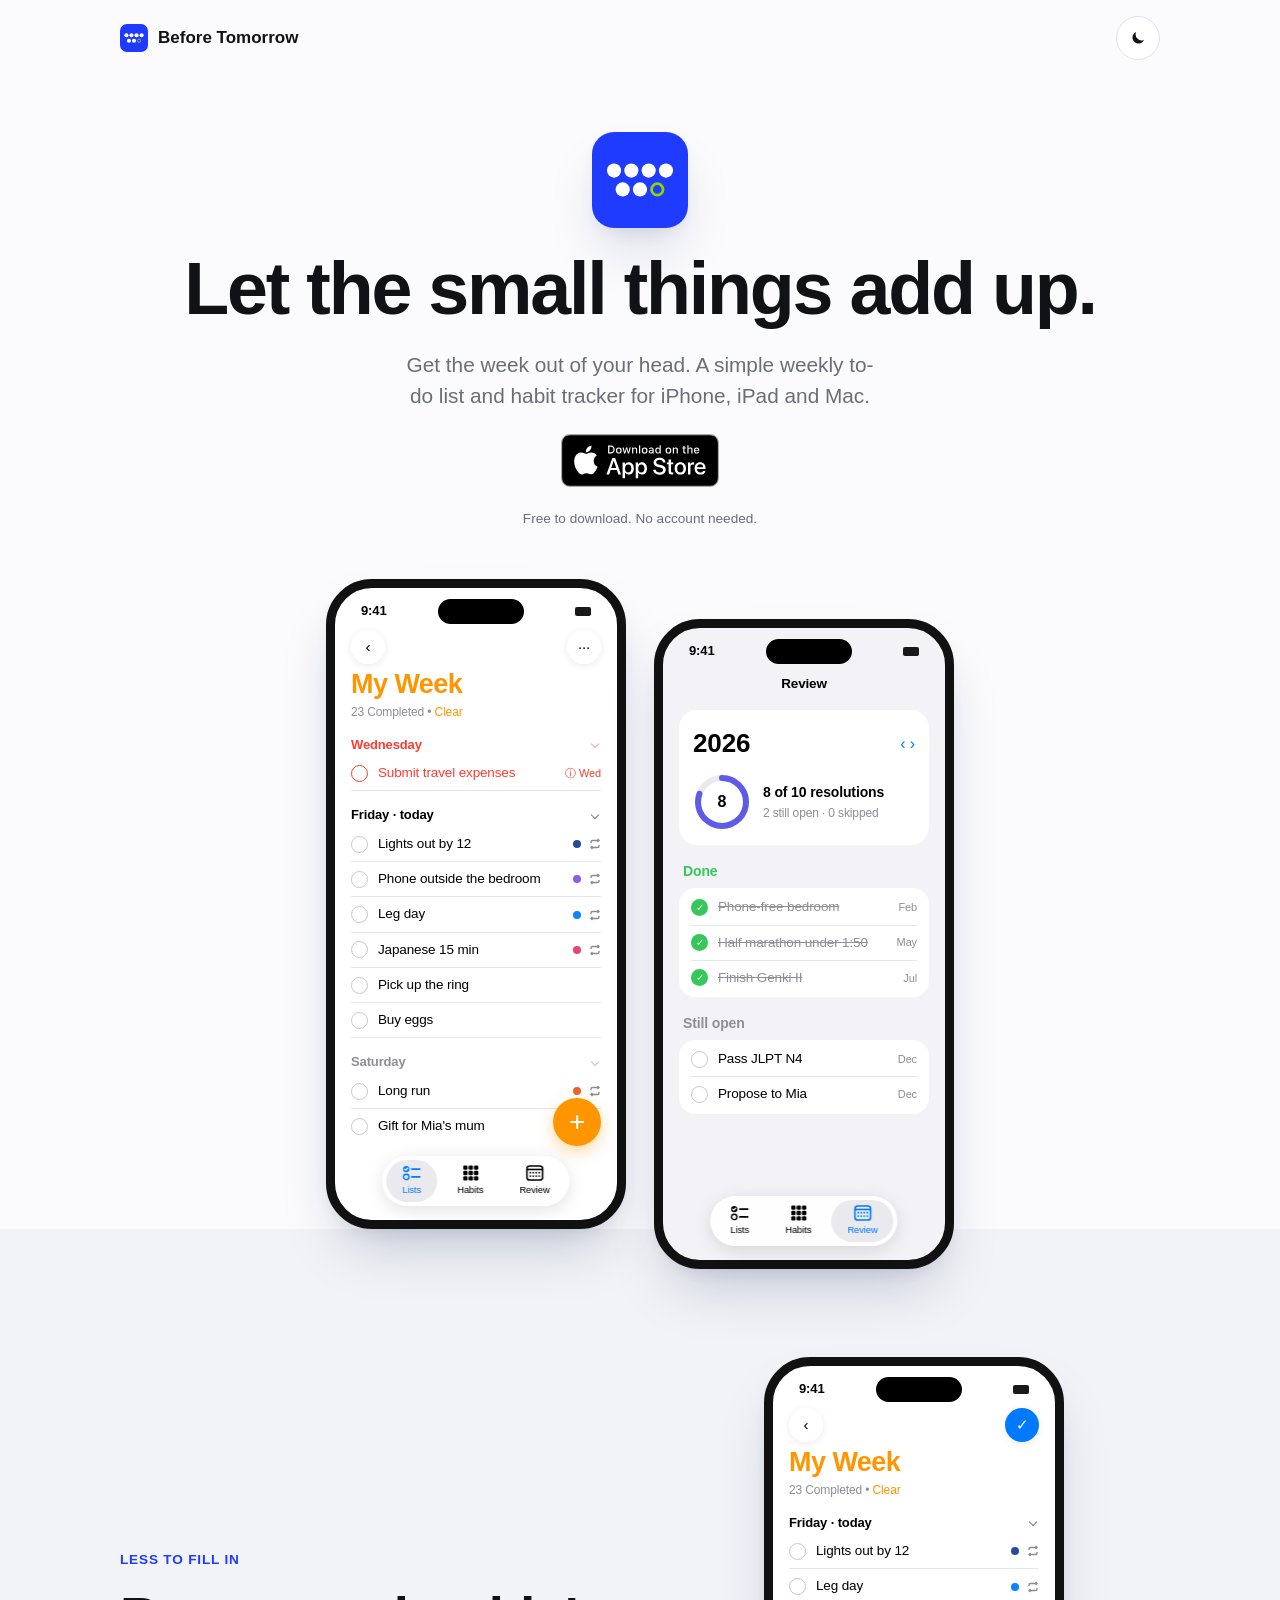
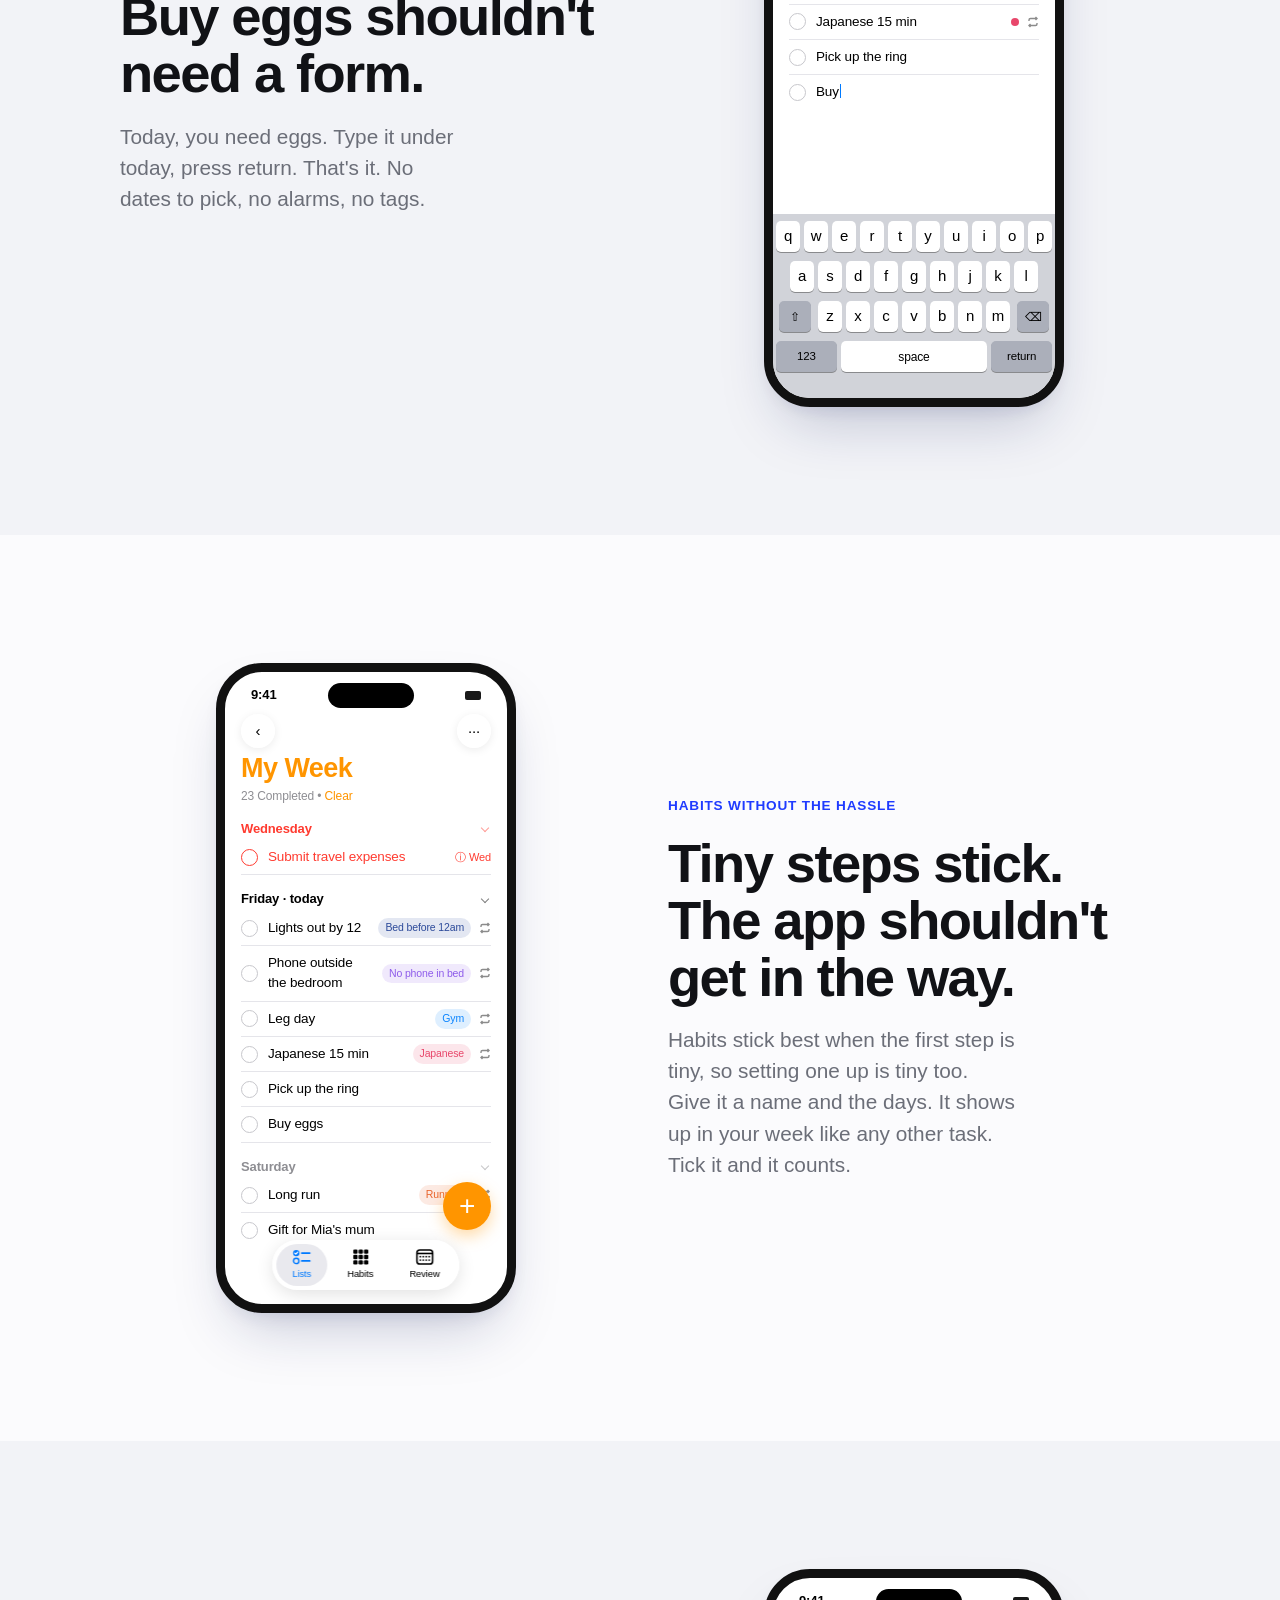
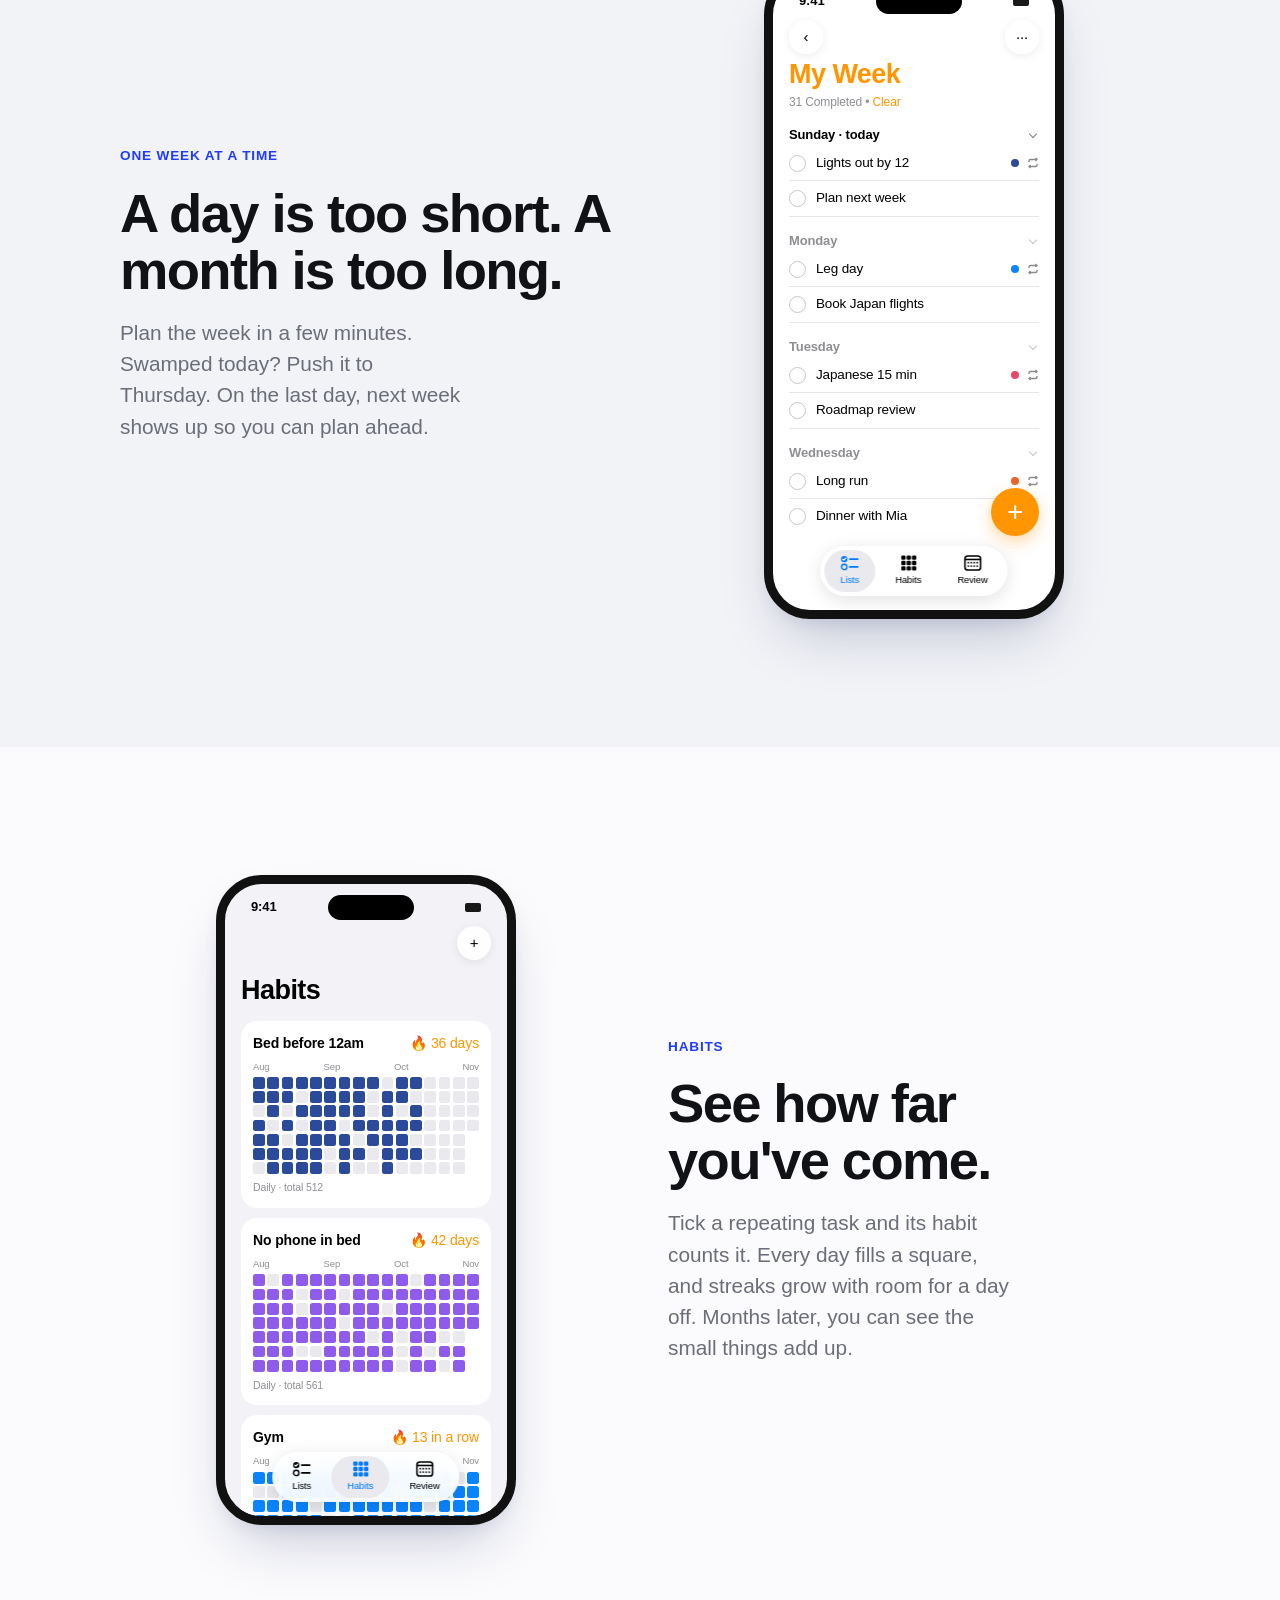
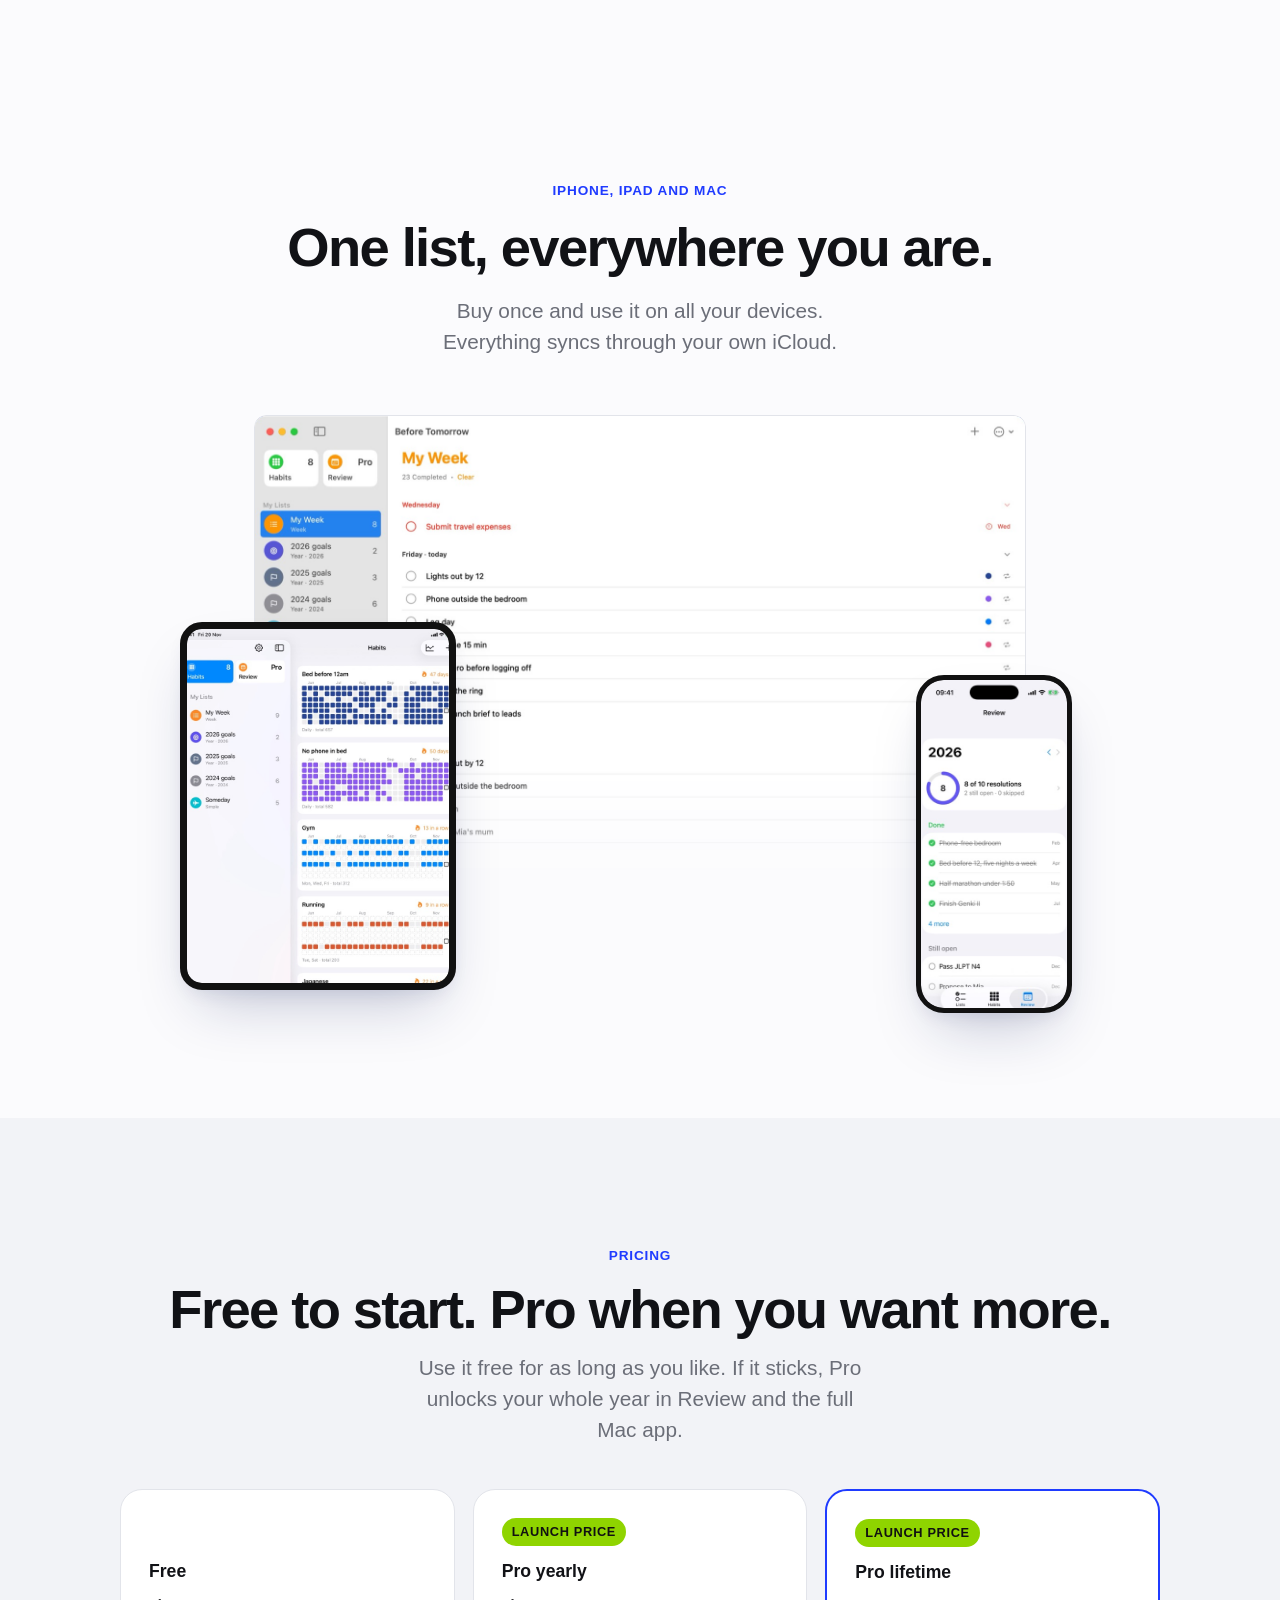
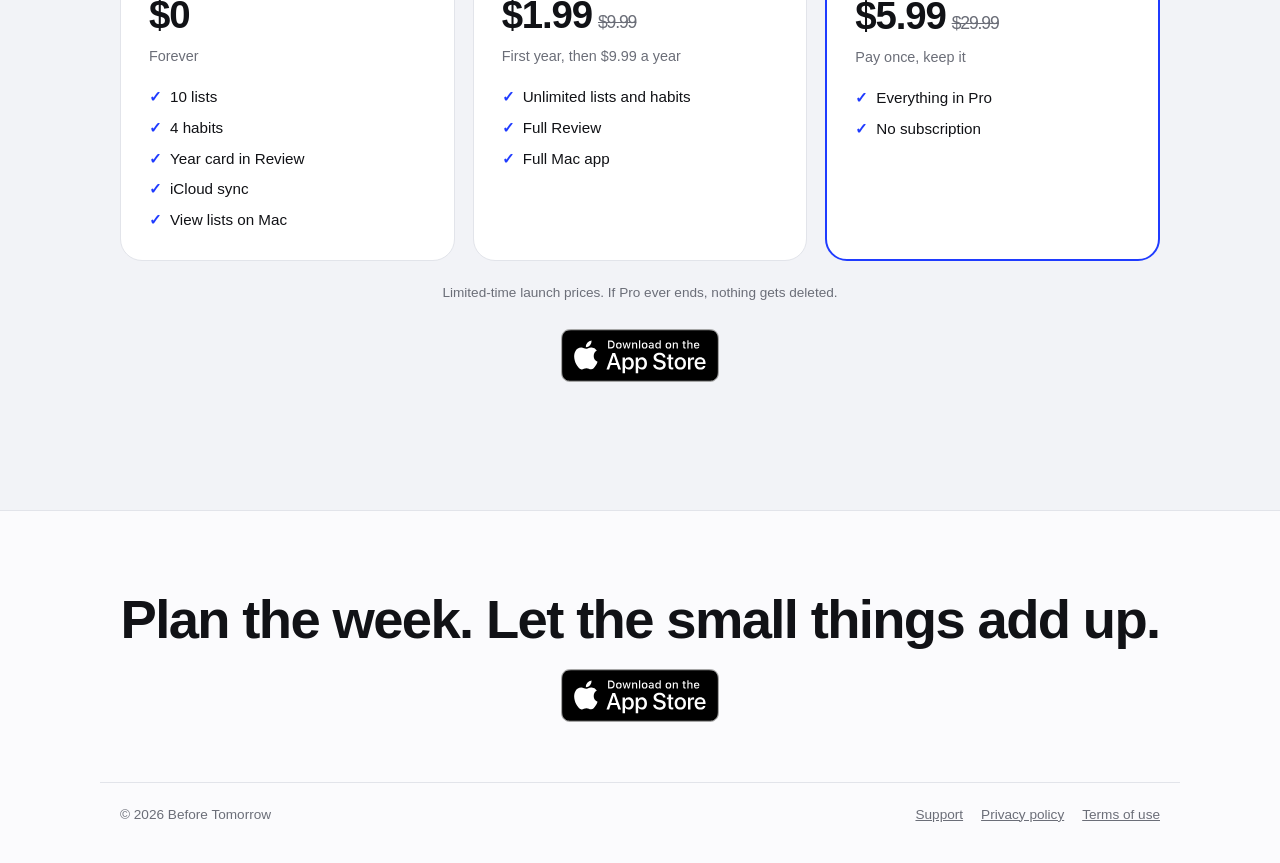
<file: index.html>
<!doctype html>
<html lang="en">
<head>
<meta charset="utf-8">
<meta name="viewport" content="width=device-width, initial-scale=1, viewport-fit=cover">
<title>Before Tomorrow: Weekly To-Do List &amp; Habit Tracker</title>
<meta name="description" content="A simple weekly to-do list and habit tracker for iPhone, iPad and Mac. Type a task, tick it off, and let the small things add up.">
<meta name="apple-itunes-app" content="app-id=6837536057">
<meta property="og:title" content="Before Tomorrow">
<meta property="og:description" content="A simple weekly to-do list and habit tracker. Let the small things add up.">
<meta property="og:url" content="https://beforetomorrow.app/">
<meta property="og:image" content="https://beforetomorrow.app/img/og.png">
<meta property="og:image:width" content="1200">
<meta property="og:image:height" content="630">
<meta property="og:image:alt" content="Before Tomorrow: Let the small things add up.">
<meta property="og:site_name" content="Before Tomorrow">
<meta name="twitter:card" content="summary_large_image">
<meta property="og:type" content="website">
<link rel="canonical" href="https://beforetomorrow.app/">
<link rel="icon" type="image/png" sizes="32x32" href="favicon-32.png">
<link rel="apple-touch-icon" href="apple-touch-icon.png">
<meta name="theme-color" content="#FBFBFD" media="(prefers-color-scheme: light)">
<meta name="theme-color" content="#0B0C10" media="(prefers-color-scheme: dark)">
<script type="application/ld+json">
{"@context":"https://schema.org","@type":"SoftwareApplication","name":"Before Tomorrow: To-Do List",
"description":"A simple weekly to-do list and habit tracker for iPhone, iPad and Mac.",
"applicationCategory":"ProductivityApplication","operatingSystem":"iOS, iPadOS, macOS",
"url":"https://beforetomorrow.app/","downloadUrl":"https://apps.apple.com/app/id6837536057",
"image":"https://beforetomorrow.app/img/og.png",
"offers":{"@type":"Offer","price":"0","priceCurrency":"USD"}}
</script>
<script>try{var t=localStorage.getItem('bt-theme');if(t==='dark'||t==='light')document.documentElement.setAttribute('data-theme',t)}catch(e){}</script>
</head>
<body>
<style>
*,*::before,*::after{box-sizing:border-box}
body{margin:0}
img{max-width:100%}
/* Layout: Streaks-style centred hero, then Flighty-style alternating text/screen bands, one idea each. */
:root{
  --bg:#FBFBFD; --band:#F2F3F7; --fg:#111216; --muted:#6B6E78; --line:#E2E4EA;
  --cobalt:#1F3BFF; --lime:#8FD400; --ios-blue:#007AFF; --red:#FF3B30;
  --screen:#FFFFFF; --screen-fg:#111216; --screen-muted:#8A8D96; --shadow:0 30px 60px -20px rgba(20,30,90,.25),0 8px 20px -8px rgba(20,30,90,.12);
  --card:#FFFFFF; --badge-bg:#000; --badge-fg:#fff;
  --sans:-apple-system,BlinkMacSystemFont,"SF Pro Display","Inter","Helvetica Neue",Arial,sans-serif;
}
@media (prefers-color-scheme:dark){:root:not([data-theme="light"]){
  --bg:#0B0C10; --band:#15161C; --fg:#F4F5F8; --muted:#9A9DA8; --line:#2A2C35;
  --cobalt:#5C73FF; --screen:#1C1C1E; --screen-fg:#F4F5F8; --screen-muted:#8E8E93;
  --shadow:0 30px 60px -20px rgba(0,0,0,.7); --card:#15161C; --badge-bg:#fff; --badge-fg:#000; color-scheme:dark}}
:root[data-theme="dark"]{
  --bg:#0B0C10; --band:#15161C; --fg:#F4F5F8; --muted:#9A9DA8; --line:#2A2C35;
  --cobalt:#5C73FF; --screen:#1C1C1E; --screen-fg:#F4F5F8; --screen-muted:#8E8E93;
  --shadow:0 30px 60px -20px rgba(0,0,0,.7); --card:#15161C; --badge-bg:#fff; --badge-fg:#000; color-scheme:dark}

body{background:var(--bg);color:var(--fg);font-family:var(--sans);font-size:17px;line-height:1.5;-webkit-font-smoothing:antialiased}
.wrap{max-width:1080px;margin:0 auto;padding-left:max(20px,env(safe-area-inset-left,0px));padding-right:max(20px,env(safe-area-inset-right,0px))}
h1,h2{font-weight:700;letter-spacing:-.03em;line-height:1.05;text-wrap:balance;margin:0}
h1{font-size:clamp(2.6rem,7vw,4.6rem)}
h2{font-size:clamp(2rem,5vw,3.4rem)}
p{margin:0}
.eyebrow{font-size:.85rem;font-weight:600;letter-spacing:.06em;text-transform:uppercase;color:var(--cobalt)}
.lead{font-size:clamp(1.1rem,2vw,1.3rem);color:var(--muted);max-width:30ch;text-wrap:pretty}
.note{background:var(--cobalt);color:#fff;text-align:center;font-size:.8rem;padding-block:6px}

/* Nav */
nav .wrap{display:flex;align-items:center;justify-content:space-between;padding-block:16px}
.brand{display:flex;align-items:center;gap:10px;font-weight:600}
.brand svg{width:28px;height:28px;border-radius:7px}
nav a{color:var(--muted);text-decoration:none;font-size:.9rem}
nav .links{display:flex;gap:22px}
.navend{display:flex;align-items:center;gap:22px}
.theme{width:44px;height:44px;border-radius:50%;border:1px solid var(--line);background:var(--card);color:var(--fg);display:grid;place-items:center;cursor:pointer;padding:0}
.theme:hover{border-color:var(--muted)}
.theme:focus-visible{outline:3px solid var(--cobalt);outline-offset:3px}
.theme svg{width:18px;height:18px;grid-area:1/1}
.theme .moon{fill:currentColor}
.theme .sun{fill:none;stroke:currentColor;stroke-width:1.8;stroke-linecap:round}
.theme .sun circle{fill:currentColor;stroke:none}
.theme .sun{display:none}
.is-dark .theme .sun{display:block}
.is-dark .theme .moon{display:none}

/* Hero */
.hero .wrap{display:flex;flex-direction:column;align-items:center;text-align:center;gap:22px;padding-block:56px 0}
.hero .icon{width:96px;height:96px;border-radius:22px;box-shadow:var(--shadow)}
.hero .lead{max-width:42ch}
.hero .sub{font-size:.85rem;color:var(--muted)}
.hero-screens{display:flex;justify-content:center;align-items:flex-end;gap:28px;margin-top:28px}
.hero-screens .phone:nth-child(2){transform:translateY(40px)}

/* App Store badge (placeholder: swap for Apple's official badge) */
.badge{display:inline-block;line-height:0;border-radius:10px}
.badge img{height:53px;width:auto}
a:focus-visible,summary:focus-visible{outline:3px solid var(--cobalt);outline-offset:3px}

/* Feature bands */
.feature{padding-block:clamp(72px,10vw,130px)}
.feature.alt{background:var(--band)}
.feature .wrap{display:grid;grid-template-columns:1fr 1fr;gap:56px;align-items:center}
.feature.flip .text{order:2}
.feature .text{display:flex;flex-direction:column;gap:18px;min-width:0}
.feature .shot{display:flex;justify-content:center}

/* App screens: drawn to match the real iOS app (system list look, floating tab bar) */
:root{--bezel:#111;--bezel-edge:rgba(0,0,0,0);--a-bg:#FFFFFF;--a-grouped:#F2F2F7;--a-card:#FFFFFF;--a-fg:#000;--a-muted:#8E8E93;--a-line:#E5E5EA;--a-ring:#C7C7CC;--a-empty:#E9E9EE;--a-chrome:rgba(255,255,255,.9);--a-kbd:#D1D3D9;--a-key:#FFFFFF;--a-fnkey:#ABAFBA;--a-keysh:#898A8D}
@media (prefers-color-scheme:dark){:root:not([data-theme="light"]){--bezel:#2A2C33;--bezel-edge:rgba(255,255,255,.10);--a-bg:#000;--a-grouped:#000;--a-card:#1C1C1E;--a-fg:#fff;--a-muted:#8E8E93;--a-line:#2C2C2E;--a-ring:#48484A;--a-empty:#2C2C2E;--a-chrome:rgba(44,44,46,.9);--a-kbd:#2B2B2D;--a-key:#6B6B6E;--a-fnkey:#464648;--a-keysh:#000}}
:root[data-theme="dark"]{--bezel:#2A2C33;--bezel-edge:rgba(255,255,255,.10);--a-bg:#000;--a-grouped:#000;--a-card:#1C1C1E;--a-fg:#fff;--a-muted:#8E8E93;--a-line:#2C2C2E;--a-ring:#48484A;--a-empty:#2C2C2E;--a-chrome:rgba(44,44,46,.9);--a-kbd:#2B2B2D;--a-key:#6B6B6E;--a-fnkey:#464648;--a-keysh:#000}
.phone{width:300px;max-width:100%;aspect-ratio:9/19.5;background:var(--a-bg);color:var(--a-fg);border-radius:46px;border:9px solid var(--bezel);box-shadow:0 0 0 1px var(--bezel-edge),var(--shadow);position:relative;overflow:hidden;font-size:13.5px;text-align:left;letter-spacing:-.01em}
.phone.grouped{background:var(--a-grouped)}
.sb{display:flex;justify-content:space-between;align-items:center;padding:12px 26px 0;font-weight:600;font-size:13px;height:34px}
.sb .island{width:86px;height:25px;background:#000;border-radius:14px}
.sb .ic{display:flex;gap:4px;align-items:center}
.sb .ic b{width:16px;height:9px;border-radius:2px;background:var(--a-fg);opacity:.9}
.body{padding:0 16px}
.navrow{display:flex;justify-content:space-between;margin:8px 0 6px}
.circ{width:34px;height:34px;border-radius:50%;background:var(--a-chrome);box-shadow:0 2px 10px rgba(0,0,0,.08);display:grid;place-items:center;font-size:15px;color:var(--a-fg)}
.circ.tick{background:var(--ios-blue);color:#fff}
.lt{font-size:27px;font-weight:700;letter-spacing:-.02em;line-height:1.1}
.lt.orange{color:#FF9500}
.meta{color:var(--a-muted);font-size:12px;margin:3px 0 4px}
.meta span{color:#FF9500}
.day{display:flex;justify-content:space-between;align-items:center;font-weight:600;font-size:13px;margin:14px 0 2px}
.day.past{color:var(--red)}
.day.later{color:var(--a-muted)}
.day::after{content:"";width:6px;height:6px;border-right:1.5px solid currentColor;border-bottom:1.5px solid currentColor;transform:rotate(45deg);opacity:.5;margin-right:3px}
.row{display:flex;align-items:center;gap:10px;padding:7px 0;border-bottom:1px solid var(--a-line);min-height:20px}
.row:last-child{border-bottom:0}
.row .c{width:17px;height:17px;border-radius:50%;border:1.5px solid var(--a-ring);flex:none}
.row.past{color:var(--red)}.row.past .c{border-color:var(--red)}
.row .end{margin-left:auto;display:flex;align-items:center;gap:8px;flex:none;font-size:11px}
.row .dot{width:8px;height:8px;border-radius:50%}
.row .rep{width:12px;height:12px;opacity:.45}
.tag{font-size:10.5px;padding:2px 7px;border-radius:999px}
.row.typing .t::after{content:"";display:inline-block;width:1.5px;height:14px;background:var(--ios-blue);vertical-align:-2px;margin-left:1px;animation:blink 1s steps(1) infinite}
@keyframes blink{50%{opacity:0}}
.fab{position:absolute;right:16px;bottom:74px;width:48px;height:48px;border-radius:50%;background:#FF9500;color:#fff;display:grid;place-items:center;font-size:28px;font-weight:300;box-shadow:0 6px 16px rgba(255,149,0,.35)}
.tabbar{position:absolute;left:50%;bottom:14px;transform:translateX(-50%);display:flex;gap:4px;background:var(--a-chrome);backdrop-filter:blur(10px);border-radius:999px;padding:4px;box-shadow:0 4px 18px rgba(0,0,0,.12)}
.tabbar span{display:flex;flex-direction:column;align-items:center;gap:1px;font-size:9.5px;padding:5px 16px;border-radius:999px;color:var(--a-fg)}
.tabbar span.on{background:var(--a-empty);color:var(--ios-blue)}
.tabbar svg{width:19px;height:16px;margin-bottom:1px}
.kbd{position:absolute;left:0;right:0;bottom:0;background:var(--a-kbd);padding:7px 3px 26px;display:flex;flex-direction:column;gap:9px}
.kr{display:flex;justify-content:center;gap:4px}
.kr span{flex:0 0 calc((100% - 36px)/10);height:31px;border-radius:5px;background:var(--a-key);box-shadow:0 1px 0 var(--a-keysh);display:grid;place-items:center;font-size:15px;color:var(--a-fg)}
.kr span.fn{background:var(--a-fnkey);font-size:12px}
.kr span.w{flex-basis:calc((100% - 36px)/10*1.35);margin-inline:auto}
.kr span.w2{flex-basis:22%;font-size:11.5px}
.kr span.sp{flex:1;font-size:12px}
.big{font-size:27px;font-weight:700;letter-spacing:-.02em;margin:10px 0 10px}
.hcard{background:var(--a-card);border-radius:16px;padding:12px;margin-bottom:10px}
.hcard .h{display:flex;justify-content:space-between;font-weight:600;font-size:14px}
.hcard .h i{font-style:normal;font-weight:400;color:#FF9500}
.months{display:flex;justify-content:space-between;color:var(--a-muted);font-size:9.5px;margin:6px 0 3px}
.grid{display:grid;grid-template-columns:repeat(16,1fr);grid-template-rows:repeat(7,1fr);grid-auto-flow:column;gap:2.5px}
.grid b{aspect-ratio:1;border-radius:2.5px;background:var(--a-empty)}
.grid b{transition:background-color .12s}
.grid b.pop{animation:pop .5s cubic-bezier(.3,1.7,.5,1)}
@keyframes pop{0%{transform:scale(.3)}100%{transform:scale(1)}}
.hcard .foot{color:var(--a-muted);font-size:10.5px;margin-top:6px}
.rtitle{text-align:center;font-weight:600;margin:12px 0 16px}
.ycard{background:var(--a-card);border-radius:18px;padding:14px}
.ycard .yr{display:flex;justify-content:space-between;align-items:center;font-size:26px;font-weight:700}
.ycard .yr span{color:var(--ios-blue);font-size:16px;font-weight:400}
.ycard .sum{display:flex;align-items:center;gap:12px;margin-top:10px}
.ycard .sum b{display:block;font-size:14px}
.ycard .sum small{color:var(--a-muted);font-size:12px}
.sec{font-weight:600;font-size:14px;margin:16px 4px 6px}
.sec.green{color:#34C759}.sec.grey{color:var(--a-muted)}
.lcard{background:var(--a-card);border-radius:16px;padding:2px 12px}
.lcard .row .gc{width:17px;height:17px;border-radius:50%;background:#34C759;color:#fff;font-size:10px;display:grid;place-items:center;flex:none}
.lcard .row.done .t{text-decoration:line-through;color:var(--a-muted)}
.lcard .row .end{color:var(--a-muted)}

/* Devices */
.devices{padding-block:clamp(72px,10vw,130px);text-align:center}
.devices .wrap{display:flex;flex-direction:column;align-items:center;gap:18px}
.devices .lead{max-width:40ch}
.stage{position:relative;width:min(920px,100%);margin:40px auto 0;padding:0 0 9%}
.stage figure{margin:0}
.stage img{display:block;width:100%;height:100%;object-fit:cover;object-position:top}
.macwin{width:84%;margin:0 auto!important;border-radius:12px;overflow:hidden;border:1px solid var(--line);box-shadow:var(--shadow);-webkit-mask-image:linear-gradient(#000 70%,transparent);mask-image:linear-gradient(#000 70%,transparent)}
.dev{position:absolute;bottom:0;background:var(--bezel);box-shadow:0 0 0 1px var(--bezel-edge),var(--shadow);overflow:hidden}
.ipadf{left:0;width:30%;aspect-ratio:3/4;border:7px solid var(--bezel);border-radius:22px}
.ipadf img{border-radius:14px}
.phonef{right:3%;width:17%;aspect-ratio:9/19.5;border:5px solid var(--bezel);border-radius:28px;bottom:-4%}
.phonef img{border-radius:22px}
@media (max-width:600px){.devices{overflow:hidden}.stage{padding-bottom:34%}.macwin{width:100%}.ipadf{width:44%;left:-2%}.phonef{width:28%;right:0;bottom:-2%}.ipadf{border-width:4px;border-radius:12px}.ipadf img{border-radius:8px}.phonef{border-width:3px;border-radius:16px}.phonef img{border-radius:12px}}

/* Pricing */
.pricing{background:var(--band);padding-block:clamp(72px,10vw,130px)}
.pricing .head{text-align:center;display:flex;flex-direction:column;align-items:center;gap:14px;margin-bottom:44px}
.plans{display:grid;grid-template-columns:repeat(3,1fr);gap:18px}
.plan{background:var(--card);border-radius:22px;padding:28px;display:flex;flex-direction:column;gap:12px;min-width:0;border:1px solid var(--line)}
.plan.best{border:2px solid var(--cobalt)}
.plan h3{margin:0;font-size:1.1rem}
.plan .price{font-size:2.4rem;font-weight:700;letter-spacing:-.03em;line-height:1}
.plan .price s{font-size:1.1rem;color:var(--muted);font-weight:500;margin-left:6px}
.plan .per{color:var(--muted);font-size:.9rem}
.plan ul{list-style:none;padding:0;margin:6px 0 0;display:flex;flex-direction:column;gap:8px;font-size:.95rem}
.plan li::before{content:"✓";color:var(--cobalt);font-weight:700;margin-right:8px}
.pill{align-self:flex-start;background:var(--lime);color:#111;font-size:.72rem;font-weight:700;letter-spacing:.05em;text-transform:uppercase;padding:4px 10px;border-radius:999px;font-size:.8rem}
.pill.ghost{visibility:hidden}
.pricing .head .lead{max-width:44ch}
.price-cta{display:flex;justify-content:center;margin-top:26px}
.fine{text-align:center;color:var(--muted);font-size:.85rem;margin-top:22px}

/* FAQ */
.faq{padding-block:clamp(72px,10vw,130px)}
.faq .wrap{max-width:760px}
.faq h2{margin-bottom:28px}
details{border-bottom:1px solid var(--line);padding-block:18px}
summary{cursor:pointer;font-weight:600;font-size:1.1rem;list-style:none;display:flex;justify-content:space-between;gap:16px}
summary::-webkit-details-marker{display:none}
summary::after{content:"+";color:var(--muted);font-weight:400;font-size:1.4rem;line-height:1}
details[open] summary::after{content:"–"}
details p{color:var(--muted);margin-top:10px;max-width:60ch}

/* Footer */
footer{border-top:1px solid var(--line)}
footer .cta{display:flex;flex-direction:column;align-items:center;gap:20px;text-align:center;padding-block:80px 60px}
footer .bottom{display:flex;justify-content:space-between;flex-wrap:wrap;gap:12px;color:var(--muted);font-size:.85rem;padding-block:8px 24px;border-top:1px solid var(--line)}
footer .bottom a{color:var(--muted);margin-left:18px;display:inline-block;padding-block:14px}
footer .bottom>span{align-self:center}

@media (max-width:820px){
  .pill.ghost{display:none}
  .feature .wrap{grid-template-columns:1fr;gap:40px;text-align:left}
  .feature.flip .text{order:0}
  .plans{grid-template-columns:1fr}
  .hero-screens .phone:nth-child(2){display:none}
  nav .links{display:none}
}
@media (prefers-reduced-motion:reduce){.task.typing::after{animation:none}}
</style>


<nav><div class="wrap">
  <div class="brand">
    <svg viewBox="0 0 100 100" aria-hidden="true"><rect width="100" height="100" fill="#1F3BFF"/><g fill="#fff" transform="translate(9 9) scale(.82)"><circle cx="17" cy="38" r="9"/><circle cx="39" cy="38" r="9"/><circle cx="61" cy="38" r="9"/><circle cx="83" cy="38" r="9"/><circle cx="28" cy="62" r="9"/><circle cx="50" cy="62" r="9"/></g><circle cx="68.04" cy="59.84" r="5.95" fill="none" stroke="#8FD400" stroke-width="2.87"/></svg>
    Before Tomorrow
  </div>
  <div class="navend">
    <button class="theme" id="theme-toggle" type="button" aria-label="Switch to dark mode">
      <svg class="moon" viewBox="0 0 24 24" aria-hidden="true"><path d="M20 14.5A8 8 0 0 1 9.5 4a8 8 0 1 0 10.5 10.5z"/></svg>
      <svg class="sun" viewBox="0 0 24 24" aria-hidden="true"><circle cx="12" cy="12" r="4.5"/><path d="M12 2v2.5M12 19.5V22M2 12h2.5M19.5 12H22M4.9 4.9l1.8 1.8M17.3 17.3l1.8 1.8M4.9 19.1l1.8-1.8M17.3 6.7l1.8-1.8"/></svg>
    </button>
  </div>
</div></nav>

<header class="hero"><div class="wrap">
  <svg class="icon" viewBox="0 0 100 100" role="img" aria-label="Before Tomorrow app icon"><rect width="100" height="100" fill="#1F3BFF"/><g fill="#fff" transform="translate(9 9) scale(.82)"><circle cx="17" cy="38" r="9"/><circle cx="39" cy="38" r="9"/><circle cx="61" cy="38" r="9"/><circle cx="83" cy="38" r="9"/><circle cx="28" cy="62" r="9"/><circle cx="50" cy="62" r="9"/></g><circle cx="68.04" cy="59.84" r="5.95" fill="none" stroke="#8FD400" stroke-width="2.87"/></svg>
  <h1>Let the small things add up.</h1>
  <p class="lead">Get the week out of your head. A simple weekly to-do list and habit tracker for iPhone, iPad and Mac.</p>
  <a class="badge" href="https://apps.apple.com/app/id6837536057"><img src="img/app-store-badge.svg" alt="Download on the App Store" width="160" height="53"></a>
  <p class="sub">Free to download. No account needed.</p>

  <div class="hero-screens"><div class="phone" role="img" aria-label="Before Tomorrow on iPhone: the My Week list for today"><div class="sb"><span>9:41</span><span class="island"></span><span class="ic"><b></b></span></div><div class="body"><div class="navrow"><span class="circ">‹</span><span class="circ ">···</span></div><div class="lt orange">My Week</div><div class="meta">23 Completed • <span>Clear</span></div><div class="day past">Wednesday</div><div class="row past"><span class="c"></span><span class="t">Submit travel expenses</span><span class="end"><span style="color:var(--red)">ⓘ Wed</span></span></div><div class="day">Friday · today</div><div class="row "><span class="c"></span><span class="t">Lights out by 12</span><span class="end"><span class="dot" style="background:#2C4A9A"></span><svg class="rep" viewBox="0 0 12 12" fill="none" stroke="currentColor" stroke-width="1.4"><path d="M2 5V4a1.5 1.5 0 0 1 1.5-1.5H10M8.5 1 10 2.5 8.5 4M10 7v1a1.5 1.5 0 0 1-1.5 1.5H2M3.5 11 2 9.5 3.5 8"/></svg></span></div><div class="row "><span class="c"></span><span class="t">Phone outside the bedroom</span><span class="end"><span class="dot" style="background:#8E5BEA"></span><svg class="rep" viewBox="0 0 12 12" fill="none" stroke="currentColor" stroke-width="1.4"><path d="M2 5V4a1.5 1.5 0 0 1 1.5-1.5H10M8.5 1 10 2.5 8.5 4M10 7v1a1.5 1.5 0 0 1-1.5 1.5H2M3.5 11 2 9.5 3.5 8"/></svg></span></div><div class="row "><span class="c"></span><span class="t">Leg day</span><span class="end"><span class="dot" style="background:#0A84FF"></span><svg class="rep" viewBox="0 0 12 12" fill="none" stroke="currentColor" stroke-width="1.4"><path d="M2 5V4a1.5 1.5 0 0 1 1.5-1.5H10M8.5 1 10 2.5 8.5 4M10 7v1a1.5 1.5 0 0 1-1.5 1.5H2M3.5 11 2 9.5 3.5 8"/></svg></span></div><div class="row "><span class="c"></span><span class="t">Japanese 15 min</span><span class="end"><span class="dot" style="background:#E8476B"></span><svg class="rep" viewBox="0 0 12 12" fill="none" stroke="currentColor" stroke-width="1.4"><path d="M2 5V4a1.5 1.5 0 0 1 1.5-1.5H10M8.5 1 10 2.5 8.5 4M10 7v1a1.5 1.5 0 0 1-1.5 1.5H2M3.5 11 2 9.5 3.5 8"/></svg></span></div><div class="row "><span class="c"></span><span class="t">Pick up the ring</span><span class="end"></span></div><div class="row "><span class="c"></span><span class="t">Buy eggs</span><span class="end"></span></div><div class="day later">Saturday</div><div class="row "><span class="c"></span><span class="t">Long run</span><span class="end"><span class="dot" style="background:#E8642C"></span><svg class="rep" viewBox="0 0 12 12" fill="none" stroke="currentColor" stroke-width="1.4"><path d="M2 5V4a1.5 1.5 0 0 1 1.5-1.5H10M8.5 1 10 2.5 8.5 4M10 7v1a1.5 1.5 0 0 1-1.5 1.5H2M3.5 11 2 9.5 3.5 8"/></svg></span></div><div class="row "><span class="c"></span><span class="t">Gift for Mia&#39;s mum</span><span class="end"></span></div></div><div class="fab">+</div><div class="tabbar"><span class="on"><svg viewBox="0 0 24 20" aria-hidden="true"><circle cx="5" cy="5" r="4" fill="currentColor"/><path d="M3.2 5.1l1.3 1.3 2.4-2.6" fill="none" stroke="var(--a-bg)" stroke-width="1.6" stroke-linecap="round" stroke-linejoin="round"/><circle cx="5" cy="15" r="3.4" fill="none" stroke="currentColor" stroke-width="1.8"/><path d="M12 5h10M12 15h10" stroke="currentColor" stroke-width="2.2" stroke-linecap="round"/></svg>Lists</span><span class=""><svg viewBox="0 0 20 20" aria-hidden="true" fill="currentColor"><rect x="0.6" y="0.6" width="5.4" height="5.4" rx="1.5"/><rect x="7.3" y="0.6" width="5.4" height="5.4" rx="1.5"/><rect x="14" y="0.6" width="5.4" height="5.4" rx="1.5"/><rect x="0.6" y="7.3" width="5.4" height="5.4" rx="1.5"/><rect x="7.3" y="7.3" width="5.4" height="5.4" rx="1.5"/><rect x="14" y="7.3" width="5.4" height="5.4" rx="1.5"/><rect x="0.6" y="14" width="5.4" height="5.4" rx="1.5"/><rect x="7.3" y="14" width="5.4" height="5.4" rx="1.5"/><rect x="14" y="14" width="5.4" height="5.4" rx="1.5"/></svg>Habits</span><span class=""><svg viewBox="0 0 22 20" aria-hidden="true"><rect x="1.2" y="1.2" width="19.6" height="17.6" rx="3.5" fill="none" stroke="currentColor" stroke-width="2"/><path d="M1.5 5.6h19" stroke="currentColor" stroke-width="2"/><g fill="currentColor"><circle cx="5.5" cy="9.6" r="1.1"/><circle cx="9.2" cy="9.6" r="1.1"/><circle cx="12.9" cy="9.6" r="1.1"/><circle cx="16.6" cy="9.6" r="1.1"/><circle cx="5.5" cy="13.8" r="1.1"/><circle cx="9.2" cy="13.8" r="1.1"/><circle cx="12.9" cy="13.8" r="1.1"/><circle cx="16.6" cy="13.8" r="1.1"/></g></svg>Review</span></div></div><div class="phone grouped" role="img" aria-label="The year Review: 8 of 10 goals done"><div class="sb"><span>9:41</span><span class="island"></span><span class="ic"><b></b></span></div><div class="body"><div class="rtitle">Review</div><div class="ycard"><div class="yr">2026<span>‹ ›</span></div><div class="sum"><svg width="58" height="58" viewBox="0 0 58 58"><circle cx="29" cy="29" r="24" fill="none" stroke="var(--a-empty)" stroke-width="6"/><circle cx="29" cy="29" r="24" fill="none" stroke="#5E5CE6" stroke-width="6" stroke-linecap="round" stroke-dasharray="120.6 150.8" transform="rotate(-90 29 29)"/><text x="29" y="34" text-anchor="middle" font-size="16" font-weight="600" fill="currentColor">8</text></svg><div><b>8 of 10 resolutions</b><small>2 still open · 0 skipped</small></div></div></div><div class="sec green">Done</div><div class="lcard"><div class="row done"><span class="gc">✓</span><span class="t">Phone-free bedroom</span><span class="end">Feb</span></div><div class="row done"><span class="gc">✓</span><span class="t">Half marathon under 1:50</span><span class="end">May</span></div><div class="row done"><span class="gc">✓</span><span class="t">Finish Genki II</span><span class="end">Jul</span></div></div><div class="sec grey">Still open</div><div class="lcard"><div class="row"><span class="c"></span><span class="t">Pass JLPT N4</span><span class="end" style="color:var(--a-muted)">Dec</span></div><div class="row"><span class="c"></span><span class="t">Propose to Mia</span><span class="end" style="color:var(--a-muted)">Dec</span></div></div></div><div class="tabbar"><span class=""><svg viewBox="0 0 24 20" aria-hidden="true"><circle cx="5" cy="5" r="4" fill="currentColor"/><path d="M3.2 5.1l1.3 1.3 2.4-2.6" fill="none" stroke="var(--a-bg)" stroke-width="1.6" stroke-linecap="round" stroke-linejoin="round"/><circle cx="5" cy="15" r="3.4" fill="none" stroke="currentColor" stroke-width="1.8"/><path d="M12 5h10M12 15h10" stroke="currentColor" stroke-width="2.2" stroke-linecap="round"/></svg>Lists</span><span class=""><svg viewBox="0 0 20 20" aria-hidden="true" fill="currentColor"><rect x="0.6" y="0.6" width="5.4" height="5.4" rx="1.5"/><rect x="7.3" y="0.6" width="5.4" height="5.4" rx="1.5"/><rect x="14" y="0.6" width="5.4" height="5.4" rx="1.5"/><rect x="0.6" y="7.3" width="5.4" height="5.4" rx="1.5"/><rect x="7.3" y="7.3" width="5.4" height="5.4" rx="1.5"/><rect x="14" y="7.3" width="5.4" height="5.4" rx="1.5"/><rect x="0.6" y="14" width="5.4" height="5.4" rx="1.5"/><rect x="7.3" y="14" width="5.4" height="5.4" rx="1.5"/><rect x="14" y="14" width="5.4" height="5.4" rx="1.5"/></svg>Habits</span><span class="on"><svg viewBox="0 0 22 20" aria-hidden="true"><rect x="1.2" y="1.2" width="19.6" height="17.6" rx="3.5" fill="none" stroke="currentColor" stroke-width="2"/><path d="M1.5 5.6h19" stroke="currentColor" stroke-width="2"/><g fill="currentColor"><circle cx="5.5" cy="9.6" r="1.1"/><circle cx="9.2" cy="9.6" r="1.1"/><circle cx="12.9" cy="9.6" r="1.1"/><circle cx="16.6" cy="9.6" r="1.1"/><circle cx="5.5" cy="13.8" r="1.1"/><circle cx="9.2" cy="13.8" r="1.1"/><circle cx="12.9" cy="13.8" r="1.1"/><circle cx="16.6" cy="13.8" r="1.1"/></g></svg>Review</span></div></div></div>
</div></header>

<section class="feature alt" id="features"><div class="wrap">
  <div class="text"><span class="eyebrow">Less to fill in</span><h2>Buy eggs shouldn&#39;t need a form.</h2><p class="lead">Today, you need eggs. Type it under today, press return. That&#39;s it. No dates to pick, no alarms, no tags.</p></div>
  <div class="shot"><div class="phone" role="img" aria-label="Adding Buy eggs under today in My Week"><div class="sb"><span>9:41</span><span class="island"></span><span class="ic"><b></b></span></div><div class="body"><div class="navrow"><span class="circ">‹</span><span class="circ tick">✓</span></div><div class="lt orange">My Week</div><div class="meta">23 Completed • <span>Clear</span></div><div class="day">Friday · today</div><div class="row "><span class="c"></span><span class="t">Lights out by 12</span><span class="end"><span class="dot" style="background:#2C4A9A"></span><svg class="rep" viewBox="0 0 12 12" fill="none" stroke="currentColor" stroke-width="1.4"><path d="M2 5V4a1.5 1.5 0 0 1 1.5-1.5H10M8.5 1 10 2.5 8.5 4M10 7v1a1.5 1.5 0 0 1-1.5 1.5H2M3.5 11 2 9.5 3.5 8"/></svg></span></div><div class="row "><span class="c"></span><span class="t">Leg day</span><span class="end"><span class="dot" style="background:#0A84FF"></span><svg class="rep" viewBox="0 0 12 12" fill="none" stroke="currentColor" stroke-width="1.4"><path d="M2 5V4a1.5 1.5 0 0 1 1.5-1.5H10M8.5 1 10 2.5 8.5 4M10 7v1a1.5 1.5 0 0 1-1.5 1.5H2M3.5 11 2 9.5 3.5 8"/></svg></span></div><div class="row "><span class="c"></span><span class="t">Japanese 15 min</span><span class="end"><span class="dot" style="background:#E8476B"></span><svg class="rep" viewBox="0 0 12 12" fill="none" stroke="currentColor" stroke-width="1.4"><path d="M2 5V4a1.5 1.5 0 0 1 1.5-1.5H10M8.5 1 10 2.5 8.5 4M10 7v1a1.5 1.5 0 0 1-1.5 1.5H2M3.5 11 2 9.5 3.5 8"/></svg></span></div><div class="row "><span class="c"></span><span class="t">Pick up the ring</span><span class="end"></span></div><div class="row typing"><span class="c"></span><span class="t">Buy eggs</span><span class="end"></span></div></div><div class="kbd" aria-hidden="true"><div class="kr"><span class="">q</span><span class="">w</span><span class="">e</span><span class="">r</span><span class="">t</span><span class="">y</span><span class="">u</span><span class="">i</span><span class="">o</span><span class="">p</span></div><div class="kr"><span class="">a</span><span class="">s</span><span class="">d</span><span class="">f</span><span class="">g</span><span class="">h</span><span class="">j</span><span class="">k</span><span class="">l</span></div><div class="kr"><span class="fn w">⇧</span><span class="">z</span><span class="">x</span><span class="">c</span><span class="">v</span><span class="">b</span><span class="">n</span><span class="">m</span><span class="fn w">⌫</span></div><div class="kr"><span class="fn w2">123</span><span class="sp">space</span><span class="fn w2">return</span></div></div></div></div>
</div></section>
<section class="feature flip"><div class="wrap">
  <div class="text"><span class="eyebrow">Habits without the hassle</span><h2>Tiny steps stick. The app shouldn&#39;t get in the way.</h2><p class="lead">Habits stick best when the first step is tiny, so setting one up is tiny too. Give it a name and the days. It shows up in your week like any other task. Tick it and it counts.</p></div>
  <div class="shot"><div class="phone" role="img" aria-label="Habit tasks in My Week, tagged with their habits"><div class="sb"><span>9:41</span><span class="island"></span><span class="ic"><b></b></span></div><div class="body"><div class="navrow"><span class="circ">‹</span><span class="circ ">···</span></div><div class="lt orange">My Week</div><div class="meta">23 Completed • <span>Clear</span></div><div class="day past">Wednesday</div><div class="row past"><span class="c"></span><span class="t">Submit travel expenses</span><span class="end"><span style="color:var(--red)">ⓘ Wed</span></span></div><div class="day">Friday · today</div><div class="row "><span class="c"></span><span class="t">Lights out by 12</span><span class="end"><span class="tag" style="background:#2C4A9A22;color:#2C4A9A">Bed before 12am</span><svg class="rep" viewBox="0 0 12 12" fill="none" stroke="currentColor" stroke-width="1.4"><path d="M2 5V4a1.5 1.5 0 0 1 1.5-1.5H10M8.5 1 10 2.5 8.5 4M10 7v1a1.5 1.5 0 0 1-1.5 1.5H2M3.5 11 2 9.5 3.5 8"/></svg></span></div><div class="row "><span class="c"></span><span class="t">Phone outside the bedroom</span><span class="end"><span class="tag" style="background:#8E5BEA22;color:#8E5BEA">No phone in bed</span><svg class="rep" viewBox="0 0 12 12" fill="none" stroke="currentColor" stroke-width="1.4"><path d="M2 5V4a1.5 1.5 0 0 1 1.5-1.5H10M8.5 1 10 2.5 8.5 4M10 7v1a1.5 1.5 0 0 1-1.5 1.5H2M3.5 11 2 9.5 3.5 8"/></svg></span></div><div class="row "><span class="c"></span><span class="t">Leg day</span><span class="end"><span class="tag" style="background:#0A84FF22;color:#0A84FF">Gym</span><svg class="rep" viewBox="0 0 12 12" fill="none" stroke="currentColor" stroke-width="1.4"><path d="M2 5V4a1.5 1.5 0 0 1 1.5-1.5H10M8.5 1 10 2.5 8.5 4M10 7v1a1.5 1.5 0 0 1-1.5 1.5H2M3.5 11 2 9.5 3.5 8"/></svg></span></div><div class="row "><span class="c"></span><span class="t">Japanese 15 min</span><span class="end"><span class="tag" style="background:#E8476B22;color:#E8476B">Japanese</span><svg class="rep" viewBox="0 0 12 12" fill="none" stroke="currentColor" stroke-width="1.4"><path d="M2 5V4a1.5 1.5 0 0 1 1.5-1.5H10M8.5 1 10 2.5 8.5 4M10 7v1a1.5 1.5 0 0 1-1.5 1.5H2M3.5 11 2 9.5 3.5 8"/></svg></span></div><div class="row "><span class="c"></span><span class="t">Pick up the ring</span><span class="end"></span></div><div class="row "><span class="c"></span><span class="t">Buy eggs</span><span class="end"></span></div><div class="day later">Saturday</div><div class="row "><span class="c"></span><span class="t">Long run</span><span class="end"><span class="tag" style="background:#E8642C22;color:#E8642C">Running</span><svg class="rep" viewBox="0 0 12 12" fill="none" stroke="currentColor" stroke-width="1.4"><path d="M2 5V4a1.5 1.5 0 0 1 1.5-1.5H10M8.5 1 10 2.5 8.5 4M10 7v1a1.5 1.5 0 0 1-1.5 1.5H2M3.5 11 2 9.5 3.5 8"/></svg></span></div><div class="row "><span class="c"></span><span class="t">Gift for Mia&#39;s mum</span><span class="end"></span></div></div><div class="fab">+</div><div class="tabbar"><span class="on"><svg viewBox="0 0 24 20" aria-hidden="true"><circle cx="5" cy="5" r="4" fill="currentColor"/><path d="M3.2 5.1l1.3 1.3 2.4-2.6" fill="none" stroke="var(--a-bg)" stroke-width="1.6" stroke-linecap="round" stroke-linejoin="round"/><circle cx="5" cy="15" r="3.4" fill="none" stroke="currentColor" stroke-width="1.8"/><path d="M12 5h10M12 15h10" stroke="currentColor" stroke-width="2.2" stroke-linecap="round"/></svg>Lists</span><span class=""><svg viewBox="0 0 20 20" aria-hidden="true" fill="currentColor"><rect x="0.6" y="0.6" width="5.4" height="5.4" rx="1.5"/><rect x="7.3" y="0.6" width="5.4" height="5.4" rx="1.5"/><rect x="14" y="0.6" width="5.4" height="5.4" rx="1.5"/><rect x="0.6" y="7.3" width="5.4" height="5.4" rx="1.5"/><rect x="7.3" y="7.3" width="5.4" height="5.4" rx="1.5"/><rect x="14" y="7.3" width="5.4" height="5.4" rx="1.5"/><rect x="0.6" y="14" width="5.4" height="5.4" rx="1.5"/><rect x="7.3" y="14" width="5.4" height="5.4" rx="1.5"/><rect x="14" y="14" width="5.4" height="5.4" rx="1.5"/></svg>Habits</span><span class=""><svg viewBox="0 0 22 20" aria-hidden="true"><rect x="1.2" y="1.2" width="19.6" height="17.6" rx="3.5" fill="none" stroke="currentColor" stroke-width="2"/><path d="M1.5 5.6h19" stroke="currentColor" stroke-width="2"/><g fill="currentColor"><circle cx="5.5" cy="9.6" r="1.1"/><circle cx="9.2" cy="9.6" r="1.1"/><circle cx="12.9" cy="9.6" r="1.1"/><circle cx="16.6" cy="9.6" r="1.1"/><circle cx="5.5" cy="13.8" r="1.1"/><circle cx="9.2" cy="13.8" r="1.1"/><circle cx="12.9" cy="13.8" r="1.1"/><circle cx="16.6" cy="13.8" r="1.1"/></g></svg>Review</span></div></div></div>
</div></section>
<section class="feature alt"><div class="wrap">
  <div class="text"><span class="eyebrow">One week at a time</span><h2>A day is too short. A month is too long.</h2><p class="lead">Plan the week in a few minutes. Swamped today? Push it to Thursday. On the last day, next week shows up so you can plan ahead.</p></div>
  <div class="shot"><div class="phone" role="img" aria-label="My Week on the last day, with next week ready to plan"><div class="sb"><span>9:41</span><span class="island"></span><span class="ic"><b></b></span></div><div class="body"><div class="navrow"><span class="circ">‹</span><span class="circ">···</span></div><div class="lt orange">My Week</div><div class="meta">31 Completed • <span>Clear</span></div><div class="day">Sunday · today</div><div class="row "><span class="c"></span><span class="t">Lights out by 12</span><span class="end"><span class="dot" style="background:#2C4A9A"></span><svg class="rep" viewBox="0 0 12 12" fill="none" stroke="currentColor" stroke-width="1.4"><path d="M2 5V4a1.5 1.5 0 0 1 1.5-1.5H10M8.5 1 10 2.5 8.5 4M10 7v1a1.5 1.5 0 0 1-1.5 1.5H2M3.5 11 2 9.5 3.5 8"/></svg></span></div><div class="row "><span class="c"></span><span class="t">Plan next week</span><span class="end"></span></div><div class="day later">Monday</div><div class="row "><span class="c"></span><span class="t">Leg day</span><span class="end"><span class="dot" style="background:#0A84FF"></span><svg class="rep" viewBox="0 0 12 12" fill="none" stroke="currentColor" stroke-width="1.4"><path d="M2 5V4a1.5 1.5 0 0 1 1.5-1.5H10M8.5 1 10 2.5 8.5 4M10 7v1a1.5 1.5 0 0 1-1.5 1.5H2M3.5 11 2 9.5 3.5 8"/></svg></span></div><div class="row "><span class="c"></span><span class="t">Book Japan flights</span><span class="end"></span></div><div class="day later">Tuesday</div><div class="row "><span class="c"></span><span class="t">Japanese 15 min</span><span class="end"><span class="dot" style="background:#E8476B"></span><svg class="rep" viewBox="0 0 12 12" fill="none" stroke="currentColor" stroke-width="1.4"><path d="M2 5V4a1.5 1.5 0 0 1 1.5-1.5H10M8.5 1 10 2.5 8.5 4M10 7v1a1.5 1.5 0 0 1-1.5 1.5H2M3.5 11 2 9.5 3.5 8"/></svg></span></div><div class="row "><span class="c"></span><span class="t">Roadmap review</span><span class="end"></span></div><div class="day later">Wednesday</div><div class="row "><span class="c"></span><span class="t">Long run</span><span class="end"><span class="dot" style="background:#E8642C"></span><svg class="rep" viewBox="0 0 12 12" fill="none" stroke="currentColor" stroke-width="1.4"><path d="M2 5V4a1.5 1.5 0 0 1 1.5-1.5H10M8.5 1 10 2.5 8.5 4M10 7v1a1.5 1.5 0 0 1-1.5 1.5H2M3.5 11 2 9.5 3.5 8"/></svg></span></div><div class="row "><span class="c"></span><span class="t">Dinner with Mia</span><span class="end"></span></div></div><div class="fab">+</div><div class="tabbar"><span class="on"><svg viewBox="0 0 24 20" aria-hidden="true"><circle cx="5" cy="5" r="4" fill="currentColor"/><path d="M3.2 5.1l1.3 1.3 2.4-2.6" fill="none" stroke="var(--a-bg)" stroke-width="1.6" stroke-linecap="round" stroke-linejoin="round"/><circle cx="5" cy="15" r="3.4" fill="none" stroke="currentColor" stroke-width="1.8"/><path d="M12 5h10M12 15h10" stroke="currentColor" stroke-width="2.2" stroke-linecap="round"/></svg>Lists</span><span class=""><svg viewBox="0 0 20 20" aria-hidden="true" fill="currentColor"><rect x="0.6" y="0.6" width="5.4" height="5.4" rx="1.5"/><rect x="7.3" y="0.6" width="5.4" height="5.4" rx="1.5"/><rect x="14" y="0.6" width="5.4" height="5.4" rx="1.5"/><rect x="0.6" y="7.3" width="5.4" height="5.4" rx="1.5"/><rect x="7.3" y="7.3" width="5.4" height="5.4" rx="1.5"/><rect x="14" y="7.3" width="5.4" height="5.4" rx="1.5"/><rect x="0.6" y="14" width="5.4" height="5.4" rx="1.5"/><rect x="7.3" y="14" width="5.4" height="5.4" rx="1.5"/><rect x="14" y="14" width="5.4" height="5.4" rx="1.5"/></svg>Habits</span><span class=""><svg viewBox="0 0 22 20" aria-hidden="true"><rect x="1.2" y="1.2" width="19.6" height="17.6" rx="3.5" fill="none" stroke="currentColor" stroke-width="2"/><path d="M1.5 5.6h19" stroke="currentColor" stroke-width="2"/><g fill="currentColor"><circle cx="5.5" cy="9.6" r="1.1"/><circle cx="9.2" cy="9.6" r="1.1"/><circle cx="12.9" cy="9.6" r="1.1"/><circle cx="16.6" cy="9.6" r="1.1"/><circle cx="5.5" cy="13.8" r="1.1"/><circle cx="9.2" cy="13.8" r="1.1"/><circle cx="12.9" cy="13.8" r="1.1"/><circle cx="16.6" cy="13.8" r="1.1"/></g></svg>Review</span></div></div></div>
</div></section>
<section class="feature flip"><div class="wrap">
  <div class="text"><span class="eyebrow">Habits</span><h2>See how far you&#39;ve come.</h2><p class="lead">Tick a repeating task and its habit counts it. Every day fills a square, and streaks grow with room for a day off. Months later, you can see the small things add up.</p></div>
  <div class="shot"><div class="phone grouped" role="img" aria-label="Habit cards with streaks and day-by-day grids"><div class="sb"><span>9:41</span><span class="island"></span><span class="ic"><b></b></span></div><div class="body"><div class="navrow"><span></span><span class="circ">+</span></div><div class="big">Habits</div><div class="hcard"><div class="h">Bed before 12am<i>🔥 47 days</i></div><div class="months"><span>Aug</span><span>Sep</span><span>Oct</span><span>Nov</span></div><div class="grid" data-c="#2C4A9A" data-s="3"></div><div class="foot">Daily · total 675</div></div><div class="hcard"><div class="h">No phone in bed<i>🔥 42 days</i></div><div class="months"><span>Aug</span><span>Sep</span><span>Oct</span><span>Nov</span></div><div class="grid" data-c="#8E5BEA" data-s="7"></div><div class="foot">Daily · total 561</div></div><div class="hcard"><div class="h">Gym<i>🔥 13 in a row</i></div><div class="months"><span>Aug</span><span>Sep</span><span>Oct</span><span>Nov</span></div><div class="grid" data-c="#0A84FF" data-s="11"></div><div class="foot">Daily · total 188</div></div></div><div class="tabbar"><span class=""><svg viewBox="0 0 24 20" aria-hidden="true"><circle cx="5" cy="5" r="4" fill="currentColor"/><path d="M3.2 5.1l1.3 1.3 2.4-2.6" fill="none" stroke="var(--a-bg)" stroke-width="1.6" stroke-linecap="round" stroke-linejoin="round"/><circle cx="5" cy="15" r="3.4" fill="none" stroke="currentColor" stroke-width="1.8"/><path d="M12 5h10M12 15h10" stroke="currentColor" stroke-width="2.2" stroke-linecap="round"/></svg>Lists</span><span class="on"><svg viewBox="0 0 20 20" aria-hidden="true" fill="currentColor"><rect x="0.6" y="0.6" width="5.4" height="5.4" rx="1.5"/><rect x="7.3" y="0.6" width="5.4" height="5.4" rx="1.5"/><rect x="14" y="0.6" width="5.4" height="5.4" rx="1.5"/><rect x="0.6" y="7.3" width="5.4" height="5.4" rx="1.5"/><rect x="7.3" y="7.3" width="5.4" height="5.4" rx="1.5"/><rect x="14" y="7.3" width="5.4" height="5.4" rx="1.5"/><rect x="0.6" y="14" width="5.4" height="5.4" rx="1.5"/><rect x="7.3" y="14" width="5.4" height="5.4" rx="1.5"/><rect x="14" y="14" width="5.4" height="5.4" rx="1.5"/></svg>Habits</span><span class=""><svg viewBox="0 0 22 20" aria-hidden="true"><rect x="1.2" y="1.2" width="19.6" height="17.6" rx="3.5" fill="none" stroke="currentColor" stroke-width="2"/><path d="M1.5 5.6h19" stroke="currentColor" stroke-width="2"/><g fill="currentColor"><circle cx="5.5" cy="9.6" r="1.1"/><circle cx="9.2" cy="9.6" r="1.1"/><circle cx="12.9" cy="9.6" r="1.1"/><circle cx="16.6" cy="9.6" r="1.1"/><circle cx="5.5" cy="13.8" r="1.1"/><circle cx="9.2" cy="13.8" r="1.1"/><circle cx="12.9" cy="13.8" r="1.1"/><circle cx="16.6" cy="13.8" r="1.1"/></g></svg>Review</span></div></div></div>
</div></section>

<section class="devices"><div class="wrap">
  <span class="eyebrow">iPhone, iPad and Mac</span>
  <h2>One list, everywhere you are.</h2>
  <p class="lead">Buy once and use it on all your devices. Everything syncs through your own iCloud.</p>
  <div class="stage">
    <figure class="macwin"><img src="img/mac-week.jpg" width="1600" height="996" loading="lazy" alt="Before Tomorrow on Mac: the week list with lists in the sidebar"></figure>
    <figure class="dev ipadf"><img src="img/ipad-habits.jpg" width="721" height="900" loading="lazy" alt="Before Tomorrow on iPad: habit grids with streaks"></figure>
    <figure class="dev phonef"><img src="img/iphone-review.jpg" width="341" height="720" loading="lazy" alt="Before Tomorrow on iPhone: the year Review"></figure>
  </div>
</div></section>

<section class="pricing" id="pricing"><div class="wrap">
  <div class="head">
    <span class="eyebrow">Pricing</span>
    <h2>Free to start. Pro when you want more.</h2>
    <p class="lead">Use it free for as long as you like. If it sticks, Pro unlocks your whole year in Review and the full Mac app.</p>
  </div>
  <div class="plans">
    <div class="plan">
      <span class="pill ghost" aria-hidden="true">Free</span>
      <h3>Free</h3>
      <div class="price">$0</div>
      <div class="per">Forever</div>
      <ul><li>10 lists</li><li>4 habits</li><li>Year card in Review</li><li>iCloud sync</li><li>View lists on Mac</li></ul>
    </div>
    <div class="plan">
      <span class="pill">Launch price</span>
      <h3>Pro yearly</h3>
      <div class="price">$1.99<s>$9.99</s></div>
      <div class="per">First year, then $9.99 a year</div>
      <ul><li>Unlimited lists and habits</li><li>Full Review</li><li>Full Mac app</li></ul>
    </div>
    <div class="plan best">
      <span class="pill">Launch price</span>
      <h3>Pro lifetime</h3>
      <div class="price">$5.99<s>$29.99</s></div>
      <div class="per">Pay once, keep it</div>
      <ul><li>Everything in Pro</li><li>No subscription</li></ul>
    </div>
  </div>
  <p class="fine">Limited-time launch prices. If Pro ever ends, nothing gets deleted.</p>
  <div class="price-cta"><a class="badge" href="https://apps.apple.com/app/id6837536057"><img src="img/app-store-badge.svg" alt="Download on the App Store" width="160" height="53"></a></div>
</div></section>


<footer>
  <div class="wrap cta">
    <h2>Plan the week. Let the small things add up.</h2>
    <a class="badge" href="https://apps.apple.com/app/id6837536057"><img src="img/app-store-badge.svg" alt="Download on the App Store" width="160" height="53"></a>
  </div>
  <div class="wrap bottom">
    <span>© 2026 Before Tomorrow</span>
    <span><a href="support">Support</a><a href="privacy">Privacy policy</a><a href="https://www.apple.com/legal/internet-services/itunes/dev/stdeula/">Terms of use</a></span>
  </div>
</footer>
<script>
document.querySelectorAll('.grid').forEach(function(g){var c=g.dataset.c,s=+g.dataset.s,n=16*7-3,h='';
for(var i=0;i<n;i++){s=(s*9301+49297)%233280;var on=s/233280<.8;h+='<b'+(on?' style="background:'+c+'"':'')+'></b>';}g.innerHTML=h;});
/* Light/dark switch: follows the device until someone picks, then remembers the pick */
(function(){
  var root=document.documentElement, btn=document.getElementById('theme-toggle');
  var mq=window.matchMedia('(prefers-color-scheme: dark)');
  try{var saved=localStorage.getItem('bt-theme'); if(saved==='dark'||saved==='light') root.setAttribute('data-theme',saved);}catch(e){}
  function isDark(){var t=root.getAttribute('data-theme'); return t?t==='dark':mq.matches}
  function sync(){var d=isDark(); root.classList.toggle('is-dark',d); btn.setAttribute('aria-label',d?'Switch to light mode':'Switch to dark mode');}
  btn.addEventListener('click',function(){
    var next=isDark()?'light':'dark'; root.setAttribute('data-theme',next);
    try{localStorage.setItem('bt-theme',next)}catch(e){}
    sync();
  });
  if(mq.addEventListener) mq.addEventListener('change',sync);
  sync();
})();
/* Buy eggs: types itself out, press return, the row settles and a fresh line opens */
(function(){
  var row=document.querySelector('.row.typing'); if(!row) return;
  if(window.matchMedia('(prefers-reduced-motion: reduce)').matches) return;
  var t=row.querySelector('.t'), word='Buy eggs', next=null;
  function wait(ms){return new Promise(function(r){setTimeout(r,ms)})}
  var visible=false, waiters=[];
  new IntersectionObserver(function(es){visible=es[0].isIntersecting; if(visible){waiters.forEach(function(f){f()}); waiters=[]}},{threshold:.4}).observe(row.closest('.phone'));
  function whenVisible(){return visible?Promise.resolve():new Promise(function(r){waiters.push(r)})}
  async function loop(){
    for(var n=0;n<3;n++){
      await whenVisible();
      if(next){next.remove();next=null}
      row.classList.add('typing'); t.textContent='';
      await wait(900);
      for(var i=1;i<=word.length;i++){t.textContent=word.slice(0,i); await wait(110+Math.random()*90)}
      await wait(700);
      row.classList.remove('typing');
      if(n===2) break;
      next=row.cloneNode(true); next.querySelector('.t').textContent=''; next.classList.add('typing');
      row.after(next);
      await wait(2600);
    }
  }
  loop();
})();
</script>

<script>
/* Habit grids fill in day by day and the counts climb when the card scrolls into view */
(function(){
  if(!('IntersectionObserver' in window)) return;
  if(window.matchMedia('(prefers-reduced-motion: reduce)').matches) return;
  document.querySelectorAll('.hcard').forEach(function(card){
    var g=card.querySelector('.grid'); if(!g) return;
    var on=[].slice.call(g.children).filter(function(c){return c.style.background});
    var colors=on.map(function(c){return c.style.background});
    var nums=[].slice.call(card.querySelectorAll('.h i,.foot')).map(function(el){return {el:el,t:el.textContent}});
    var running=false;
    function setNums(p){nums.forEach(function(n){n.el.textContent=n.t.replace(/\d+/g,function(m){return Math.round(+m*p)})})}
    function play(){
      if(running||!on.length) return; running=true;
      on.forEach(function(c){c.style.background='';c.classList.remove('pop')});
      setNums(0);
      var dur=1900,t0=performance.now(),k=0;
      (function step(now){
        var p=Math.min(1,(now-t0)/dur), e=1-Math.pow(1-p,2), target=Math.round(e*on.length);
        while(k<target){on[k].style.background=colors[k];k++}
        setNums(e);
        if(p<1) requestAnimationFrame(step); else {on[on.length-1].classList.add('pop'); running=false}
      })(t0);
    }
    new IntersectionObserver(function(es){es.forEach(function(e){if(e.isIntersecting) play()})},{threshold:.6}).observe(card);
  });
})();
</script>
</body>
</html>
</file>
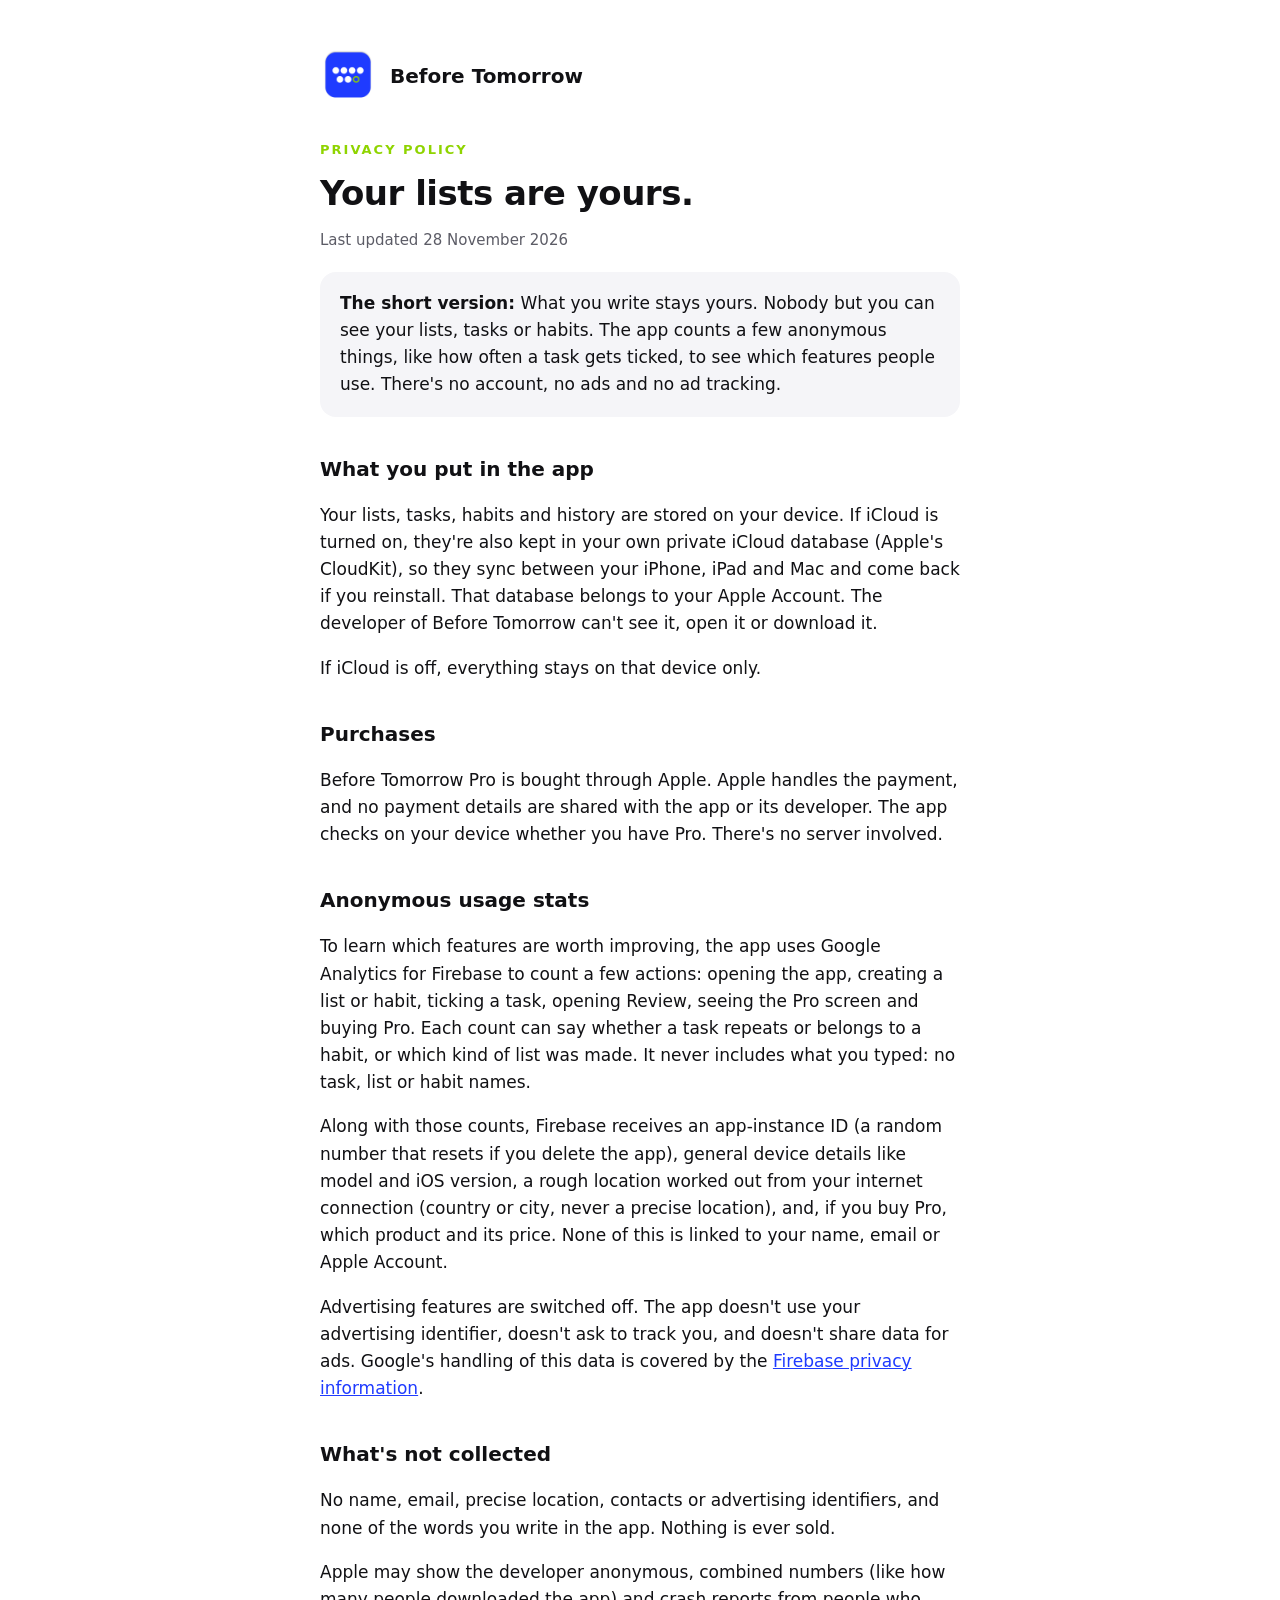
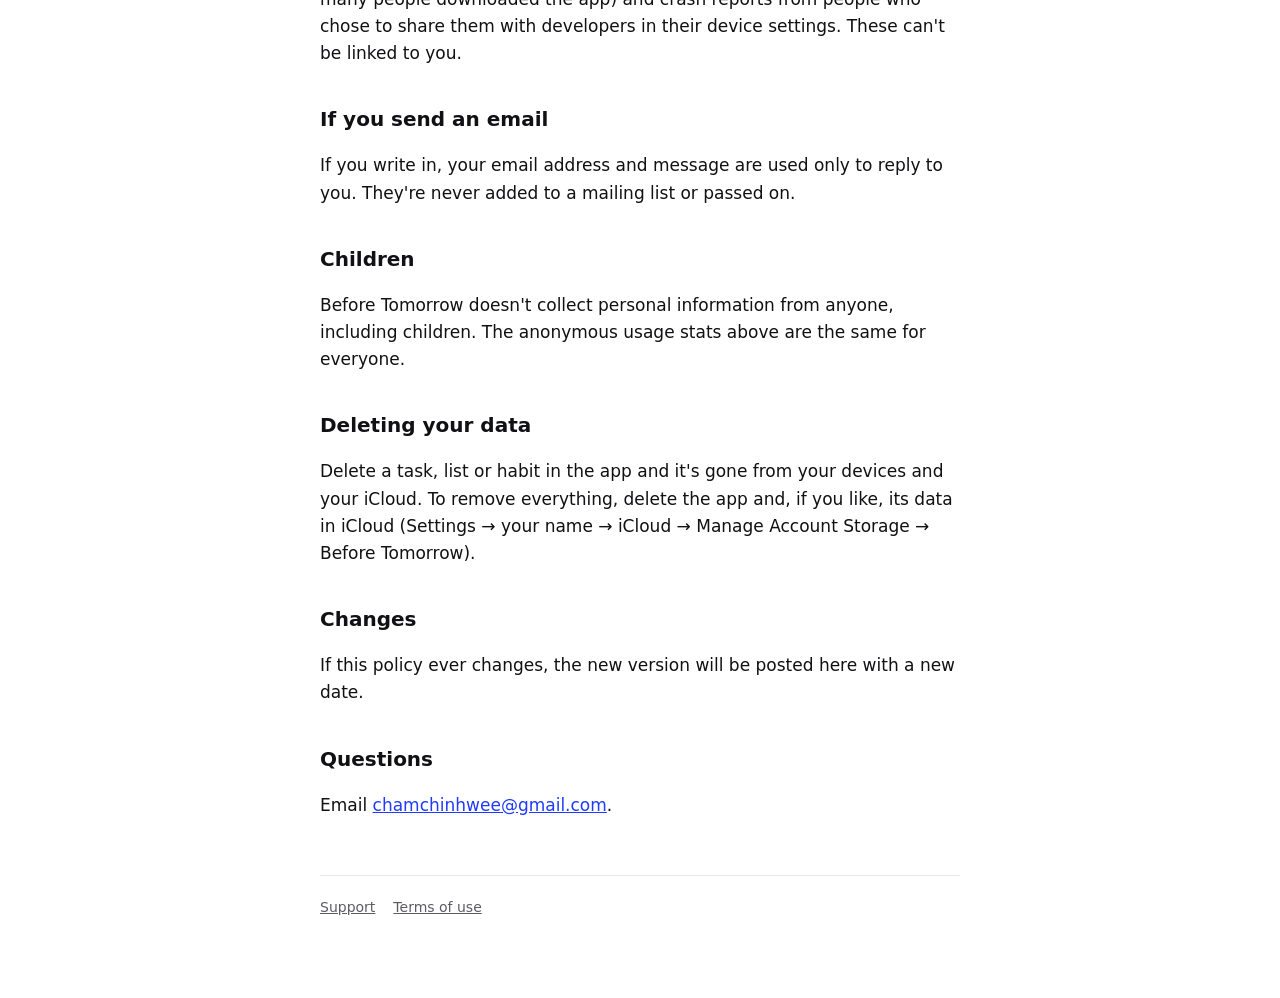
<file: privacy.html>
<!doctype html>
<html lang="en">
<head>
<meta charset="utf-8">
<meta name="viewport" content="width=device-width, initial-scale=1">
<title>Before Tomorrow · Privacy</title>
<meta name="description" content="What you write in Before Tomorrow stays yours. No account, no ads, only anonymous usage stats.">
<link rel="icon" type="image/png" sizes="32x32" href="favicon-32.png">
<link rel="apple-touch-icon" href="apple-touch-icon.png">
<link rel="stylesheet" href="style.css">
</head>
<body>
<main>
  <header><img src="icon.png" alt=""><a href="./">Before Tomorrow</a></header>

  <p class="label">Privacy policy</p>
  <h1>Your lists are yours.</h1>
  <p class="muted">Last updated 28 November 2026</p>

  <div class="card">
    <strong>The short version:</strong> What you write stays yours. Nobody but you can see your lists, tasks or habits. The app counts a few anonymous things, like how often a task gets ticked, to see which features people use. There's no account, no ads and no ad tracking.
  </div>

  <h2>What you put in the app</h2>
  <p>Your lists, tasks, habits and history are stored on your device. If iCloud is turned on, they're also kept in your own private iCloud database (Apple's CloudKit), so they sync between your iPhone, iPad and Mac and come back if you reinstall. That database belongs to your Apple Account. The developer of Before Tomorrow can't see it, open it or download it.</p>
  <p>If iCloud is off, everything stays on that device only.</p>

  <h2>Purchases</h2>
  <p>Before Tomorrow Pro is bought through Apple. Apple handles the payment, and no payment details are shared with the app or its developer. The app checks on your device whether you have Pro. There's no server involved.</p>

  <h2>Anonymous usage stats</h2>
  <p>To learn which features are worth improving, the app uses Google Analytics for Firebase to count a few actions: opening the app, creating a list or habit, ticking a task, opening Review, seeing the Pro screen and buying Pro. Each count can say whether a task repeats or belongs to a habit, or which kind of list was made. It never includes what you typed: no task, list or habit names.</p>
  <p>Along with those counts, Firebase receives an app-instance ID (a random number that resets if you delete the app), general device details like model and iOS version, a rough location worked out from your internet connection (country or city, never a precise location), and, if you buy Pro, which product and its price. None of this is linked to your name, email or Apple Account.</p>
  <p>Advertising features are switched off. The app doesn't use your advertising identifier, doesn't ask to track you, and doesn't share data for ads. Google's handling of this data is covered by the <a href="https://firebase.google.com/support/privacy">Firebase privacy information</a>.</p>

  <h2>What's not collected</h2>
  <p>No name, email, precise location, contacts or advertising identifiers, and none of the words you write in the app. Nothing is ever sold.</p>
  <p>Apple may show the developer anonymous, combined numbers (like how many people downloaded the app) and crash reports from people who chose to share them with developers in their device settings. These can't be linked to you.</p>

  <h2>If you send an email</h2>
  <p>If you write in, your email address and message are used only to reply to you. They're never added to a mailing list or passed on.</p>

  <h2>Children</h2>
  <p>Before Tomorrow doesn't collect personal information from anyone, including children. The anonymous usage stats above are the same for everyone.</p>

  <h2>Deleting your data</h2>
  <p>Delete a task, list or habit in the app and it's gone from your devices and your iCloud. To remove everything, delete the app and, if you like, its data in iCloud (Settings → your name → iCloud → Manage Account Storage → Before Tomorrow).</p>

  <h2>Changes</h2>
  <p>If this policy ever changes, the new version will be posted here with a new date.</p>

  <h2>Questions</h2>
  <p>Email <a href="mailto:chamchinhwee@gmail.com?subject=Before%20Tomorrow%20privacy">chamchinhwee@gmail.com</a>.</p>

  <footer>
    <a href="./">Support</a>
    <a href="https://www.apple.com/legal/internet-services/itunes/dev/stdeula/">Terms of use</a>
  </footer>
</main>
</body>
</html>
</file>
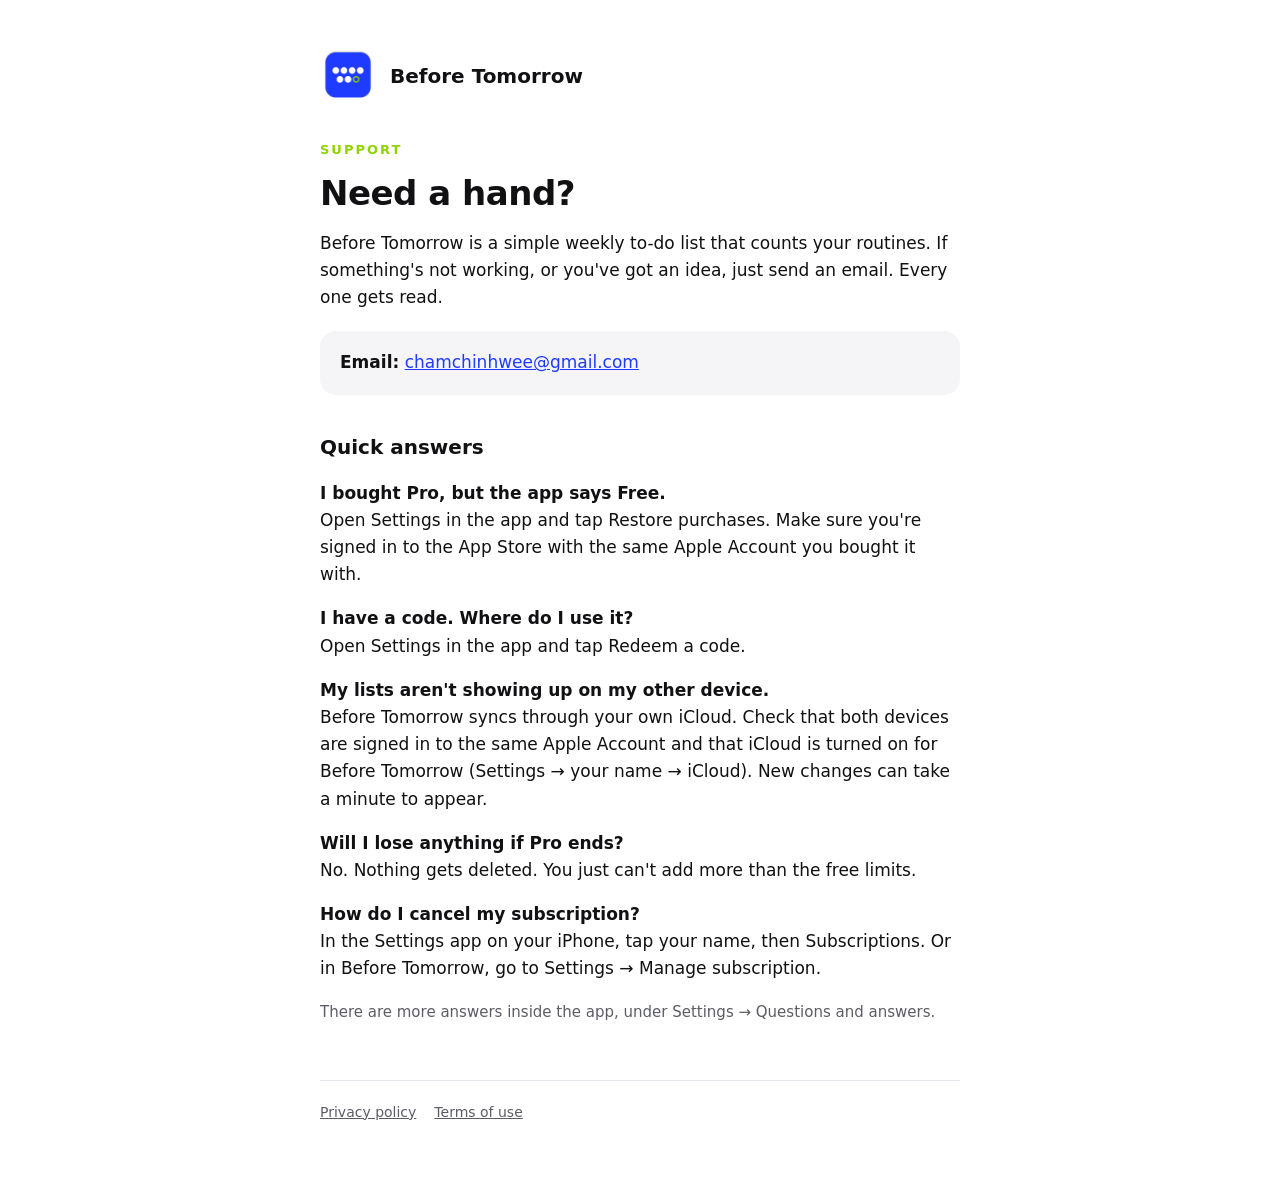
<file: support.html>
<!doctype html>
<html lang="en">
<head>
<meta charset="utf-8">
<meta name="viewport" content="width=device-width, initial-scale=1">
<title>Before Tomorrow · Support</title>
<meta name="description" content="Help and contact for Before Tomorrow, a simple weekly to-do list that counts your routines.">
<link rel="icon" type="image/png" sizes="32x32" href="favicon-32.png">
<link rel="apple-touch-icon" href="apple-touch-icon.png">
<link rel="stylesheet" href="style.css">
</head>
<body>
<main>
  <header><img src="icon.png" alt=""><a href="./">Before Tomorrow</a></header>

  <p class="label">Support</p>
  <h1>Need a hand?</h1>
  <p>Before Tomorrow is a simple weekly to-do list that counts your routines. If something's not working, or you've got an idea, just send an email. Every one gets read.</p>
  <div class="card">
    <strong>Email:</strong> <a href="mailto:chamchinhwee@gmail.com?subject=Before%20Tomorrow">chamchinhwee@gmail.com</a>
  </div>

  <h2>Quick answers</h2>
  <p><strong>I bought Pro, but the app says Free.</strong><br>
  Open Settings in the app and tap Restore purchases. Make sure you're signed in to the App Store with the same Apple Account you bought it with.</p>

  <p><strong>I have a code. Where do I use it?</strong><br>
  Open Settings in the app and tap Redeem a code.</p>

  <p><strong>My lists aren't showing up on my other device.</strong><br>
  Before Tomorrow syncs through your own iCloud. Check that both devices are signed in to the same Apple Account and that iCloud is turned on for Before Tomorrow (Settings → your name → iCloud). New changes can take a minute to appear.</p>

  <p><strong>Will I lose anything if Pro ends?</strong><br>
  No. Nothing gets deleted. You just can't add more than the free limits.</p>

  <p><strong>How do I cancel my subscription?</strong><br>
  In the Settings app on your iPhone, tap your name, then Subscriptions. Or in Before Tomorrow, go to Settings → Manage subscription.</p>

  <p class="muted">There are more answers inside the app, under Settings → Questions and answers.</p>

  <footer>
    <a href="privacy.html">Privacy policy</a>
    <a href="https://www.apple.com/legal/internet-services/itunes/dev/stdeula/">Terms of use</a>
  </footer>
</main>
</body>
</html>
</file>
<file: style.css>
:root { --bg: #ffffff; --text: #111114; --muted: #5c5c66; --line: #e6e6ec; --brand: #1F3BFF; --lime: #8FD400; --card: #f5f5f8; }
@media (prefers-color-scheme: dark) { :root { --bg: #111114; --text: #f2f2f5; --muted: #a0a0aa; --line: #2a2a30; --brand: #7d8dff; --card: #1c1c20; } }
* { box-sizing: border-box; }
body { margin: 0; background: var(--bg); color: var(--text); font: 17px/1.6 -apple-system, BlinkMacSystemFont, "SF Pro Text", system-ui, sans-serif; }
main { max-width: 680px; margin: 0 auto; padding: 48px 20px 80px; }
header { display: flex; align-items: center; gap: 14px; margin-bottom: 36px; }
header img { width: 56px; height: 56px; border-radius: 13px; }
header a { color: var(--text); text-decoration: none; font-weight: 700; font-size: 20px; }
h1 { font-size: 34px; line-height: 1.15; margin: 0 0 8px; letter-spacing: -0.5px; }
h2 { font-size: 20px; margin: 36px 0 8px; }
p, li { color: var(--text); }
.muted { color: var(--muted); font-size: 15px; }
a { color: var(--brand); }
.card { background: var(--card); border-radius: 16px; padding: 18px 20px; margin: 20px 0; }
.label { color: var(--lime); font-weight: 700; letter-spacing: 2px; font-size: 13px; text-transform: uppercase; }
footer { margin-top: 56px; padding-top: 20px; border-top: 1px solid var(--line); font-size: 14px; color: var(--muted); display: flex; gap: 18px; flex-wrap: wrap; }
footer a { color: var(--muted); }
</file>
